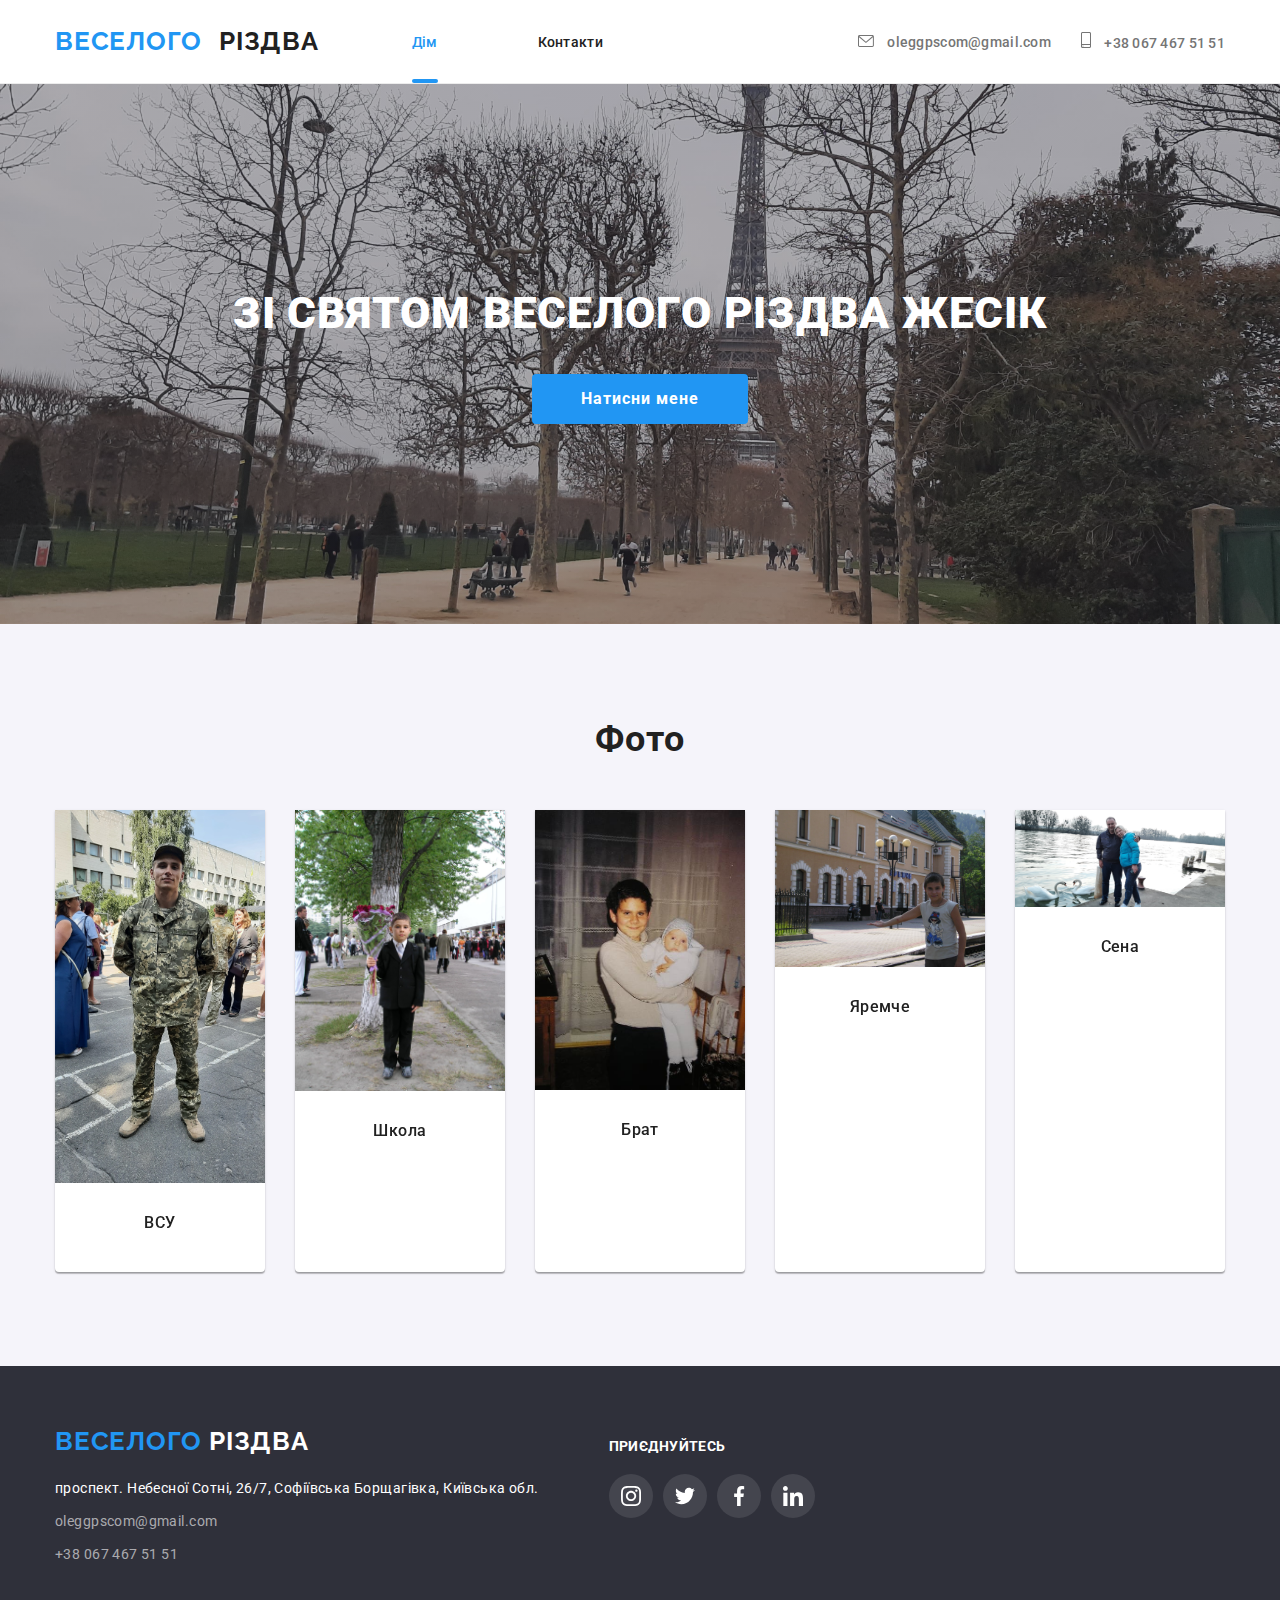
<file: index.html>
<!DOCTYPE html>
<html lang="uk">

<head>
  <meta charset="UTF-8">
  <meta http-equiv="X-UA-Compatible" content="IE=edge">
  <meta name="viewport" content="width=device-width, initial-scale=1.0">
  <title lang="en">ВЕСЕЛОГО РІЗДВА</title>

  <link rel="preconnect" href="https://fonts.googleapis.com">
  <link rel="preconnect" href="https://fonts.gstatic.com" crossorigin>
  <link href="https://fonts.googleapis.com/css2?family=Raleway:wght@700&family=Roboto:wght@400;500;700;900&display=swap"
    rel="stylesheet">

  <link rel="stylesheet" href="https://cdnjs.cloudflare.com/ajax/libs/modern-normalize/1.0.0/modern-normalize.min.css">
  <link rel="stylesheet" href="./css/main.min.css">

</head>

<body>
  <!-- Шапка сторінки -->
  <header class="page-header">
    <div class="container page-header__container menu">

      <a href="./index.html" class="logo" lang="en" data-logo>
        <span>ВЕСЕЛОГО</span><span class="logo--black"> РІЗДВА</span>
      </a>
      <!-- Меню сайту на мобільном -->
      <button class="menu__button" type="button" data-menu-button aria-expanded="false">
        <svg class="icon menu__icon" aria-label="Перемикач мобільного меню">
          <use class="menu__icon--close" href="./img/sprite.svg#close-menu"></use>
          <use class="menu__icon--open" href="./img/sprite.svg#menu"></use>
        </svg>
      </button>

      <div class="menu__container" data-menu>
        <!-- Навігація сайту на мобільном  -->
        <nav class=" menu__site-nav">
          <ul class="site-nav__list">
            <li class="site-nav__item site-nav__item--menu">
              <a href="./index.html" class="site-nav__link site-nav__link--menu site-nav__link--active">
                Дім
              </a>
            </li>
            <!-- <li class="site-nav__item site-nav__item--menu">
                  <a href="./portfolio.html" class="site-nav__link site-nav__link--menu">
                    Портфоліо
                  </a>
                </li> -->
            <li class="site-nav__item site-nav__item--menu">
              <a href="./contacts.html" class="site-nav__link site-nav__link--menu">
                Контакти
              </a>
            </li>
          </ul>
        </nav>
        <!-- Телефон та мейл меню сайту на мобільном -->
        <ul class="menu__mail-tel">
          <li class="mail-tel__item mail-tel__item--menu">
            <a class="mail-tel__link mail-tel__link--menu-mail" href="mailto:oleggpscom@gmail.com">
              oleggpscom@gmail.com
            </a>
          </li>
          <li class="mail-tel__item mail-tel__item--menu">
            <a class="mail-tel__link mail-tel__link--menu-tel" href="tel:+380674675151">
              +38 067 467 51 51
            </a>
          </li>
        </ul>

        <!-- Соцмережа меню сайту на мобільном-->

        <ul class="social__list--menu ">
          <li class="social__item--menu">
            <a class="social__link--menu " lang="en" href="https://www.instagram.com/" aria-label="instagram"
              target="_blank" rel="nofollow noopener noreferrer">
              <span class="social__name">Instagramm</span>
            </a>
          </li>
          <li class="social__item--menu">
            <a class="social__link--menu " lang="en" href="https://twitter.com/" aria-label="twitter" target="_blank"
              rel="nofollow noopener noreferrer">
              <span class="social__name">Twitter</span>
            </a>
          </li>
          <li class=" social__item--menu">
            <a class="social__link--menu " lang="en" href="https://www.facebook.com/" aria-label="facebook"
              target="_blank" rel="nofollow noopener noreferrer">
              <span class="social__name">Facebook</span>
            </a>
          </li>
          <li class="social__item--menu">
            <a class="social__link--menu " lang="en" href="https://www.linkedin.com/" aria-label="linkedin"
              target="_blank" rel="nofollow noopener noreferrer">
              <span class="social__name">LinkedIn</span>
            </a>
          </li>
        </ul>

      </div>


      <!-- Навігація сайту -->
      <nav class="site-nav">
        <ul class="site-nav__list">
          <li class="site-nav__item">
            <a href="./index.html" class="site-nav__link site-nav__link--active">
              Дім
            </a>
          </li>
          <li class="site-nav__item">
            <!-- <a href="./portfolio.html" class="site-nav__link">
                Портфоліо
              </a>-->
          </li>
          <li class="site-nav__item">
            <a href="./contacts.html" class="site-nav__link">
              Контакти
            </a>
          </li>
        </ul>
      </nav>

      <!-- Телефон та мейл -->
      <ul class="mail-tel">
        <li class="mail-tel__item">
          <a class="mail-tel__link" href="mailto:oleggpscom@gmail.com">
            <svg class="icon mail-tel__icon mail-tel__icon--width16">
              <use href="./img/sprite.svg#icon-envelope"></use>
            </svg>
            oleggpscom@gmail.com
          </a>
        </li>
        <li class="mail-tel__item">
          <a class="mail-tel__link" href="tel:+380674675151">
            <svg class="icon mail-tel__icon mail-tel__icon--width10">
              <use href="./img/sprite.svg#icon-smartphone"></use>
            </svg>
            +38 067 467 51 51
          </a>
        </li>
      </ul>

    </div>
  </header>

  <main>

    <!-- Замовлення -->
    <section class="substrate">
      <div class="order container ">
        <h1 class="order__title">
          Зі святом ВЕСЕЛОГО РІЗДВА ЖЕСІК<br>

          <button class="button order__button button--blue" type="button" data-modal-open>Натисни мене</button>
      </div>
    </section>

    <!--Модальне вікно-->
    <div class="backdrop backdrop--is-hidden backdrop--open" data-modal>
      <div class="modal">
        <button class="close" type="button" data-modal-close>
          <svg class="icon close__icon ">
            <use href="./img/sprite.svg#close"></use>
          </svg>
        </button>
        <div class="modal__container">
          <h1 class="modal__title">ВЕСЕЛОГО РІЗДВА ЖЕСІК</h1>

          <!-- <form class="data-form">
              <div class="data-form__field"> 
                <label for="name" class="data-form__label">Ім'я</label>
                <input class="data-form__input" type="text" name="username" id="name" autocomplete="name">
                <svg class="icon data-form__icon" width="18" height="18">
                  <use href="./img/sprite.svg#person"></use>
                </svg>
                
              </div>
              
              <div class="data-form__field">
                <label for="tel" class="data-form__label">Телефон</label>
                <input class="data-form__input" type="tel" name="telephone" id="tel" autocomplete="tel">
                <svg class="icon data-form__icon" width="18" height="18">
                  <use href="./img/sprite.svg#phone"></use>
                </svg>
                               
              </div>

              <div class="data-form__field">
                <label for="email" class="data-form__label">Пошта</label>
                <input class="data-form__input" type="email" name="email" id="email" autocomplete="email">
                <svg class="icon data-form__icon" width="18" height="18">
                  <use href="./img/sprite.svg#email"></use>
                </svg>
                                
              </div>

              <div class="data-form__feedback">
                <label for="feedback" class="data-form__label">Коментар</label>
                <textarea class="data-form__textarea" name="feedback" placeholder="Введіть текст" id="feedback"></textarea>
              </div>
 
              <label for="accept" class="accept">
                  <input class="accept__input visually-hidden" type="checkbox" name="acceptions" id="accept">
                  <svg class="icon accept__icon" width="16" height="15">
                    <use class="accept__icon--uncheck" href="./img/sprite.svg#uncheck"></use>
                    <use class="accept__icon--check" href="./img/sprite.svg#check"></use>                                    
                  </svg>
                  <span class="accept__label">Погоджуюся з розсилкою та приймаю 
                  <a href="" class="accept__label--blue"> Умови договору</a>
                  </span>
              </label> 
                            
              <button class="button data-form__button button--blue" type="submit">Відправити</button>
            </form>-->
        </div>
      </div>

    </div>


    <!-- Переваги -->
    <!--  <section class="benefits section">
        <div class="container ">
          <h2 class="visually-hidden">Наші переваги</h2>
          <ul class="benefits__list">
            <li class="benefits__item benefits__item--antena">
              <h3 class="benefits__title">УВАГА ДО ДЕТАЛЕЙ</h3>
              <p class="benefits__text">
                Ідейні міркування, і навіть початок повсякденної роботи з
                формування позиції.
              </p>
            </li>
            <li class="benefits__item benefits__item--clock">
              <h3 class="benefits__title">ПУНКТУАЛЬНІСТЬ</h3>
              <p class="benefits__text">
                Завдання організації, особливо рамки і місце навчання кадрів тягне
                у себе.
              </p>
            </li>
            <li class="benefits__item benefits__item--diagram">
              <h3 class="benefits__title">ПЛАНУВАННЯ</h3>
              <p class="benefits__text">
                Так само консультація з широким активом значною мірою зумовлює.
              </p>
            </li>
            <li class="benefits__item benefits__item--astronaut">
              <h3 class="benefits__title">СУЧАСНІ ТЕХНОЛОГІЇ</h3>
              <p class="benefits__text">
                Значимість цих проблем настільки очевидна, що реалізація планових
                завдань.
              </p>
            </li>
          </ul>
        
      </div>
    </section>-->

    <!-- Чим ми займаємося -->
    <!-- <section class="wedo section">
        <div class="container">
          <h2 class="wedo__title">Чим ми займаємося</h2>
          <ul class="wedo__list">
            <li class="wedo__item">
              <div class="wedo__img-back">
                <picture>
                  <source 
                  srcset="./img/img01.webp 1x,
                          ./img/img01@2x.webp  2x" 
                  type="image/webp">
                  <img class="wedo__img"
                    src="./img/img01.jpg" 
                    alt="десктопні програми" 
                    width="370"
                    srcset="./img/img01.jpg 1x,
                            ./img/img01@2x.jpg 2x" 
                            >
                </picture>
                <p class="wedo__text-back">
                  Десктопні додатки
                </p>
              </div>
            </li>
            <li class="wedo__item">
              <div class="wedo__img-back">
                <picture>
                  <source 
                  srcset="./img/img02.webp 1x,
                          ./img/img02@2x.webp  2x" 
                  type="image/webp">
                <img class="wedo__img"
                src="./img/img02.jpg" 
                alt="мобільні додатки" 
                width="370"
                srcset="./img/img02.jpg 1x,
                        ./img/img02@2x.jpg 2x"
                        >
                </picture>
                <p class="wedo__text-back">
                  Мобільні додатки
                </p>
              </div>
            </li>
            <li class="wedo__item">
              <div class="wedo__img-back">
                <picture>
                  <source 
                  srcset="./img/img03.webp 1x,
                          ./img/img03@2x.webp  2x" 
                  type="image/webp">
                  <img class="wedo__img"
                  src="./img/img03.jpg" 
                  alt="дизайнерські рішення" 
                  width="370"
                  srcset="./img/img03.jpg 1x,
                          ./img/img03@2x.jpg 2x"
                          >
                </picture>
                <p class="wedo__text-back">
                  Дизайнерські рішення
                </p>
              </div>
            </li>
      
          </ul>
        </div>
      </section> -->



    <!-- Наша команда -->

    <section class="team section">
      <div class="container ">
        <h2 class="team__title">Фото</h2>
        <ul class="team__list">
          <li class="team__item">
            <!-- Фото -->
            <picture>

              <!-- <source srcset="./img/Mobile/cat.webp 450w,
                          ./img/Mobile/img-1@2x.webp 900w" media="(max-width:767px)" sizes=" 100vw" type="image/webp">

              <source srcset="./img/Mobile/cat.jpg 450w,
                          ./img/Mobile/cat.jpg 900w" media="(max-width:767px)" sizes=" 100vw" type="image/jpg">

              <source srcset="./img/tablet/img-1.webp 354w,
                          ./img/tablet/img-1@2x.webp 708w" media="(min-width:768px)" sizes=" 50vw" type="image/webp">

              <source srcset="./img/tablet/img-1.jpg 354W,
                          ./img/tablet/img-1@2x.jpg 708w" media="(min-width:768px)" sizes=" 50vw" type="image/jpg">

              <source srcset="./img/img-1.webp 270w,
                          ./img/img-1@2x.webp  540w" media="(min-width: 1200px)" sizes=" 25vw" type="image/webp">

              <source srcset="./img/img-1.jpg 270w
                          ./img/img-1@2x.jpg 540w" media="(min-width:  1200px)" sizes=" 25vw" type="image/jpg">-->

              <img src="./img/Mobile/FORM.jpg" alt="ВСУ" sizes=" (min-width:1200px) 25vw,
                          (min-width:768px ) 50vw,
                                            100vw ">
            </picture>
            <div class="team__name-position">
              <h3 class="team__name">ВСУ</h3>
              <!-- <p class="team__position" lang="en">Product Designer</p>-->

              <!-- Соцмережа -->
              <div class="social team__social">
                <!--<ul class="social__list social__list--position">
                  <li class="social__item">
                    <a class="social__link " href="https://www.instagram.com/" aria-label="instagram" target="_blank"
                      rel="nofollow noopener noreferrer">
                      <svg class="icon social__icon icon--grey">
                        <use href="./img/sprite.svg#icon-instagram"></use>
                      </svg>
                    </a>
                  </li>
                  <li class="social__item">
                    <a class="social__link " href="https://twitter.com/" aria-label="twitter" target="_blank"
                      rel="nofollow noopener noreferrer">
                      <svg class="icon social__icon icon--grey">
                        <use href="./img/sprite.svg#icon-twitter"></use>
                      </svg>
                    </a>
                  </li>
                  <li class="social__item">
                    <a class="social__link " href="https://www.facebook.com/" aria-label="facebook" target="_blank"
                      rel="nofollow noopener noreferrer">
                      <svg class="icon social__icon icon--grey">
                        <use href="./img/sprite.svg#icon-facebook"></use>
                      </svg>
                    </a>
                  </li>
                  <li class="social__item">
                    <a class="social__link " href="https://www.linkedin.com/" aria-label="linkedin" target="_blank"
                      rel="nofollow noopener noreferrer">
                      <svg class="icon social__icon icon--grey">
                        <use href="./img/sprite.svg#icon-linkedin"></use>
                      </svg>
                    </a>
                  </li>
                </ul>-->
              </div>
            </div>
          </li>

          <li class="team__item">
            <!-- Фото -->
            <picture>
              <!-- <source srcset="./img/Mobile/img-2.webp 450w,
                          ./img/Mobile/img-2@2x.webp 900w" media="(max-width:767px)" sizes=" 100vw" type="image/webp">

              <source srcset="./img/Mobile/img-2.jpg 450w,
                          ./img/Mobile/img-2@2x.jpg 900w" media="(max-width:767px)" sizes=" 100vw" type="image/jpg">

              <source srcset="./img/tablet/img-2.webp 354w,
                          ./img/tablet/img-2@2x.webp 708w" media="(min-width:768px)" sizes=" 50vw" type="image/webp">

              <source srcset="./img/tablet/img-2.jpg 354W,
                          ./img/tablet/img-2@2x.jpg 708w" media="(min-width:768px)" sizes=" 50vw" type="image/jpg">

              <source srcset="./img/img-2.webp 270w,
                          ./img/img-2@2x.webp  540w" media="(min-width: 1200px)" sizes=" 25vw" type="image/webp">

              <source srcset="./img/img-2.jpg 270w
                          ./img/img-2@2x.jpg 540w" media="(min-width:  1200px)" sizes=" 25vw" type="image/jpg">-->

              <img src="./img/Mobile/school.jpg" alt="Школа" sizes=" (min-width:1200px) 25vw,
                        (min-width:768px ) 50vw,
                                          100vw ">
            </picture>
            <div class="team__name-position">
              <h3 class="team__name">Школа</h3>
              <!--<p class="team__position" lang="en">Frontend Developer</p>-->
              <!-- Соцмережа -->
              <div class="social team__social">
                <!--<ul class="social__list social__list--position">
                  <li class="social__item">
                    <a class="social__link " href="https://www.instagram.com/" aria-label="instagram" target="_blank"
                      rel="nofollow noopener noreferrer">
                      <svg class="icon social__icon icon--grey">
                        <use href="./img/sprite.svg#icon-instagram"></use>
                      </svg>
                    </a>
                  </li>
                  <li class="social__item">
                    <a class="social__link " href="https://twitter.com/" aria-label="twitter" target="_blank"
                      rel="nofollow noopener noreferrer">
                      <svg class="icon social__icon icon--grey">
                        <use href="./img/sprite.svg#icon-twitter"></use>
                      </svg>
                    </a>
                  </li>
                  <li class="social__item">
                    <a class="social__link " href="https://www.facebook.com/" aria-label="facebook" target="_blank"
                      rel="nofollow noopener noreferrer">
                      <svg class="icon social__icon icon--grey">
                        <use href="./img/sprite.svg#icon-facebook"></use>
                      </svg>
                    </a>
                  </li>
                  <li class="social__item">
                    <a class="social__link " href="https://www.linkedin.com/" aria-label="linkedin" target="_blank"
                      rel="nofollow noopener noreferrer">
                      <svg class="icon social__icon icon--grey">
                        <use href="./img/sprite.svg#icon-linkedin"></use>
                      </svg>
                    </a>
                  </li>
                </ul>-->
              </div>
            </div>
          </li>

          <li class="team__item">
            <!-- Фото -->
            <picture>
              <!-- <source srcset="./img/Mobile/img-3.webp 450w,
                          ./img/Mobile/img-3@2x.webp 900w" media="(max-width:767px)" sizes=" 100vw" type="image/webp">

              <source srcset="./img/Mobile/img-3.jpg 450w,
                          ./img/Mobile/img-3@2x.jpg 900w" media="(max-width:767px)" sizes=" 100vw" type="image/jpg">

              <source srcset="./img/tablet/img-3.webp 354w,
                          ./img/tablet/img-3@2x.webp 708w" media="(min-width:768px)" sizes=" 50vw" type="image/webp">

              <source srcset="./img/tablet/img-3.jpg 354W,
                          ./img/tablet/img-3@2x.jpg 708w" media="(min-width:768px)" sizes=" 50vw" type="image/jpg">

              <source srcset="./img/img-3.webp 270w,
                          ./img/img-3@2x.webp  540w" media="(min-width: 1200px)" sizes=" 25vw" type="image/webp">

              <source srcset="./img/img-3.jpg 270w
                          ./img/img-3@2x.jpg 540w" media="(min-width:  1200px)" sizes=" 25vw" type="image/jpg">-->

              <img src="./img/Mobile/brother.jpg" alt="Брат" sizes=" (min-width:1200px) 25vw,
                          (min-width:768px ) 50vw,
                                            100vw ">
            </picture>
            <div class="team__name-position">
              <h3 class="team__name">Брат</h3>
              <!--<p class="team__position" lang="en">Marketing</p>-->
              <!-- Соцмережа -->
              <div class="social team__social">
                <!--<ul class="social__list social__list--position">
                  <li class="social__item">
                    <a class="social__link " href="https://www.instagram.com/" aria-label="instagram" target="_blank"
                      rel="nofollow noopener noreferrer">
                      <svg class="icon social__icon icon--grey">
                        <use href="./img/sprite.svg#icon-instagram"></use>
                      </svg>
                    </a>
                  </li>
                  <li class="social__item">
                    <a class="social__link " href="https://twitter.com/" aria-label="twitter" target="_blank"
                      rel="nofollow noopener noreferrer">
                      <svg class="icon social__icon icon--grey">
                        <use href="./img/sprite.svg#icon-twitter"></use>
                      </svg>
                    </a>
                  </li>
                  <li class="social__item">
                    <a class="social__link " href="https://www.facebook.com/" aria-label="facebook" target="_blank"
                      rel="nofollow noopener noreferrer">
                      <svg class="icon social__icon icon--grey">
                        <use href="./img/sprite.svg#icon-facebook"></use>
                      </svg>
                    </a>
                  </li>
                  <li class="social__item">
                    <a class="social__link " href="https://www.linkedin.com/" aria-label="linkedin" target="_blank"
                      rel="nofollow noopener noreferrer">
                      <svg class="icon social__icon icon--grey">
                        <use href="./img/sprite.svg#icon-linkedin"></use>
                      </svg>
                    </a>
                  </li>
                </ul>-->
              </div>
            </div>
          </li>
          <li class="team__item">
            <!-- Фото -->
            <picture>
              <!-- <source srcset="./img/Mobile/.webp 450w,
                          ./img/Mobile/img-4@2x.webp 900w" media="(max-width:767px)" sizes=" 100vw" type="image/webp">

              <source srcset="./img/Mobile/cat.jpg,
                          ./img/Mobile/img-4@2x.jpg 900w" media="(max-width:767px)" sizes=" 100vw" type="image/jpg">

              <source srcset="./img/tablet/img-4.webp 354w,
                          ./img/tablet/img-4@2x.webp 708w" media="(min-width:768px)" sizes=" 50vw" type="image/webp">

              <source srcset="./img/tablet/img-4.jpg 354W,
                          ./img/tablet/img-4@2x.jpg 708w" media="(min-width:768px)" sizes=" 50vw" type="image/jpg">

              <source srcset="./img/img-3.webp 270w,
                          ./img/img-4@2x.webp  540w" media="(min-width: 1200px)" sizes=" 25vw" type="image/webp">

              <source srcset="./img/img-3.jpg 270w
                          ./img/img-4@2x.jpg 540w" media="(min-width:  1200px)" sizes=" 25vw" type="image/jpg">-->

              <img src="./img/Mobile/jaremche.jpg" alt="Яремче" sizes=" (min-width:1200px) 25vw,
                        (min-width:768px ) 50vw,
                                          100vw ">
            </picture>
            <div class="team__name-position">
              <h3 class="team__name">Яремче</h3>
              <!-- <p class="team__position" lang="en">UI Designer</p> -->
              <!-- Соцмережа -->
              <div class="social team__social">
                <!--<ul class="social__list social__list--position">
                  <li class="social__item">
                    <a class="social__link " href="https://www.instagram.com/" aria-label="instagram" target="_blank"
                      rel="nofollow noopener noreferrer">
                      <svg class="icon social__icon icon--grey">
                        <use href="./img/sprite.svg#icon-instagram"></use>
                      </svg>
                    </a>
                  </li>
                  <li class="social__item">
                    <a class="social__link " href="https://twitter.com/" aria-label="twitter" target="_blank"
                      rel="nofollow noopener noreferrer">
                      <svg class="icon social__icon icon--grey">
                        <use href="./img/sprite.svg#icon-twitter"></use>
                      </svg>
                    </a>
                  </li>
                  <li class="social__item">
                    <a class="social__link " href="https://www.facebook.com/" aria-label="facebook" target="_blank"
                      rel="nofollow noopener noreferrer">
                      <svg class="icon social__icon icon--grey">
                        <use href="./img/sprite.svg#icon-facebook"></use>
                      </svg>
                    </a>
                  </li>
                  <li class="social__item">
                    <a class="social__link " href="https://www.linkedin.com/" aria-label="linkedin" target="_blank"
                      rel="nofollow noopener noreferrer">
                      <svg class="icon social__icon icon--grey">
                        <use href="./img/sprite.svg#icon-linkedin"></use>
                      </svg>
                    </a>
                  </li>-->

          <li class="team__item">
            <!-- Фото -->
            <picture>
              <!-- <source srcset="./img/Mobile/.webp 450w,
                           ./img/Mobile/img-4@2x.webp 900w" media="(max-width:767px)" sizes=" 100vw" type="image/webp">
 
               <source srcset="./img/Mobile/cat.jpg,
                           ./img/Mobile/img-4@2x.jpg 900w" media="(max-width:767px)" sizes=" 100vw" type="image/jpg">
 
               <source srcset="./img/tablet/img-4.webp 354w,
                           ./img/tablet/img-4@2x.webp 708w" media="(min-width:768px)" sizes=" 50vw" type="image/webp">
 
               <source srcset="./img/tablet/img-4.jpg 354W,
                           ./img/tablet/img-4@2x.jpg 708w" media="(min-width:768px)" sizes=" 50vw" type="image/jpg">
 
               <source srcset="./img/img-3.webp 270w,
                           ./img/img-4@2x.webp  540w" media="(min-width: 1200px)" sizes=" 25vw" type="image/webp">
 
               <source srcset="./img/img-3.jpg 270w
                           ./img/img-4@2x.jpg 540w" media="(min-width:  1200px)" sizes=" 25vw" type="image/jpg">-->

              <img src="./img/Mobile/erble.jpg" alt="Сена" sizes=" (min-width:1200px) 25vw,
                         (min-width:768px ) 50vw,
                                           100vw ">
            </picture>
            <div class="team__name-position">
              <h3 class="team__name">Сена</h3>
              <!-- <p class="team__position" lang="en">UI Designer</p> -->
              <!-- Соцмережа -->
              <div class="social team__social">
                <!--<ul class="social__list social__list--position">
                   <li class="social__item">
                     <a class="social__link " href="https://www.instagram.com/" aria-label="instagram" target="_blank"
                       rel="nofollow noopener noreferrer">
                       <svg class="icon social__icon icon--grey">
                         <use href="./img/sprite.svg#icon-instagram"></use>
                       </svg>
                     </a>
                   </li>
                   <li class="social__item">
                     <a class="social__link " href="https://twitter.com/" aria-label="twitter" target="_blank"
                       rel="nofollow noopener noreferrer">
                       <svg class="icon social__icon icon--grey">
                         <use href="./img/sprite.svg#icon-twitter"></use>
                       </svg>
                     </a>
                   </li>
                   <li class="social__item">
                     <a class="social__link " href="https://www.facebook.com/" aria-label="facebook" target="_blank"
                       rel="nofollow noopener noreferrer">
                       <svg class="icon social__icon icon--grey">
                         <use href="./img/sprite.svg#icon-facebook"></use>
                       </svg>
                     </a>
                   </li>
                   <li class="social__item">
                     <a class="social__link " href="https://www.linkedin.com/" aria-label="linkedin" target="_blank"
                       rel="nofollow noopener noreferrer">
                       <svg class="icon social__icon icon--grey">
                         <use href="./img/sprite.svg#icon-linkedin"></use>
                       </svg>
                     </a>
                   </li>
                </ul>-->
              </div>
            </div>
          </li>
        </ul>
      </div>
    </section>

    <!-- Постійні клієнти -->

    <!--<section class="clients section">
        <div class="container ">
          <h2 class="clients__title">Постійні клієнти</h2>
          <ul class="clients__list">
            <li class="clients__item">
              <a class="clients__link" href="" >
                <svg class="icon clients__icon">
                  <use href="./img/sprite.svg#icon-Logo1"></use>
                </svg>
              </a>
            </li>
            <li class="clients__item">
              <a class="clients__link" href="">
                <svg class="icon clients__icon">
                  <use href="./img/sprite.svg#icon-Logo-2"></use>
                </svg>
              </a>
            </li>
            <li class="clients__item">
              <a class="clients__link" href="">
                <svg class="icon clients__icon">
                  <use href="./img/sprite.svg#icon-Logo-3"></use>
                </svg>
              </a>
            </li>
            <li class="clients__item">
              <a class="clients__link" href="">
                <svg class="icon clients__icon">
                  <use href="./img/sprite.svg#icon-Logo-4"></use>
                </svg>
              </a>
            </li>
            <li class="clients__item">
              <a class="clients__link" href="">
                <svg class="icon clients__icon">
                  <use href="./img/sprite.svg#icon-Logo-5"></use>
                </svg>
              </a>
            </li>
            <li class="clients__item">
              <a class="clients__link" href="">
                <svg class="icon clients__icon">
                  <use href="./img/sprite.svg#icon-Logo-6"></use>
                </svg>
              </a>
            </li>
          </ul>
        </div>
      </section>
    </main> -->

    <!-- Підвал сторінки -->
    <footer class="page-footer">
      <div class="container page-footer__container">
        <div class="container__logo-address-social">
          <!--Лого -->
          <div class="container__logo-address">
            <a href="./index.html" class="logo" lang="en">
              <span>ВЕСЕЛОГО</span><span class="logo--white"> РІЗДВА</span>
            </a>
            <!--Адреса -->
            <address class="address page-footer__address">
              <ul>
                <li class="address__item">
                  <a class="address__link address__link--white" href="https://goo.gl/maps/cpmxVyqSZ327ofPM8"
                    target="_blank" rel="nofollow noopener noreferrer">
                    проспект. Небесної Сотні, 26/7, Софіївська Борщагівка, Київська обл.
                  </a>
                </li>
                <li class="address__item"><a class="address__link"
                    href="mailto:oleggpscom@gmail.com">oleggpscom@gmail.com</a></li>
                <li class="address__item"><a class="address__link" href="tel:+380674675151">+38 067 467 51 51
            </address>
          </div>

          <!-- Соцмережа -->
          <div class="social page-footer__social">
            <h2 class="social__title">Приєднуйтесь</h2>
            <ul class="social__list social__list--positionStart ">
              <li class="social__item">
                <a class="social__link social__link--grey" href="https://www.instagram.com/" aria-label="instagram"
                  target="_blank" rel="nofollow noopener noreferrer">
                  <svg class="icon social__icon icon--white">
                    <use href="./img/sprite.svg#icon-instagram"></use>
                  </svg>
                </a>
              </li>
              <li class="social__item">
                <a class="social__link social__link--grey" href="https://twitter.com/" aria-label="twitter"
                  target="_blank" rel="nofollow noopener noreferrer">
                  <svg class="icon social__icon icon--white">
                    <use href="./img/sprite.svg#icon-twitter"></use>
                  </svg>
                </a>
              </li>
              <li class="social__item">
                <a class="social__link social__link--grey" href="https://www.facebook.com/" aria-label="facebook"
                  target="_blank" rel="nofollow noopener noreferrer">
                  <svg class="icon social__icon icon--white">
                    <use href="./img/sprite.svg#icon-facebook"></use>
                  </svg>
                </a>
              </li>
              <li class="social__item">
                <a class="social__link social__link--grey" href="https://www.linkedin.com/" aria-label="linkedin"
                  target="_blank" rel="nofollow nofollow noopener noreferrer">
                  <svg class="icon social__icon icon--white">
                    <use href="./img/sprite.svg#icon-linkedin"></use>
                  </svg>
                </a>
              </li>
            </ul>
          </div>
        </div>
        <!--Підписатися на розсилку -->
        <!-- <form class="signup-form page-footer__signup-form" name="signup-form" autocomplete="on" novalidate>
          <label for="signup-form" class="signup-form__label">
            Підпишіться на розсилку
          </label>
          <div class="container__input-button">
            <input id="signup-form" class="signup-form__input" type="email" name="email" placeholder="Email" />-->


        <!--Кнопка -->
        <!--  <button class="button signup-form__button button--blue" type="submit">
              Підписатися
              <svg class="icon button__icon button__icon--white">
                <use href="./img/sprite.svg#send"></use>
              </svg>
            </button>
          </div>

        </form>-->

      </div>
    </footer>
    <script src="./js/page-header.js"></script>
    <script src="./js/menu.js"></script>
    <script src="./js/modal.js"></script>
    <!-- <script type="text/javascript" src="https://cdn.jsdelivr.net/npm/jquery@3.6.0/dist/jquery.min.js"></script>
  <script type="text/javascript" src="https://cdn.jsdelivr.net/npm/slick-carousel@1.8.1/slick/slick.min.js"></script>
  <script type="text/javascript" src="./js/slider-customers.js"></script>-->
</body>

</html>
</file>
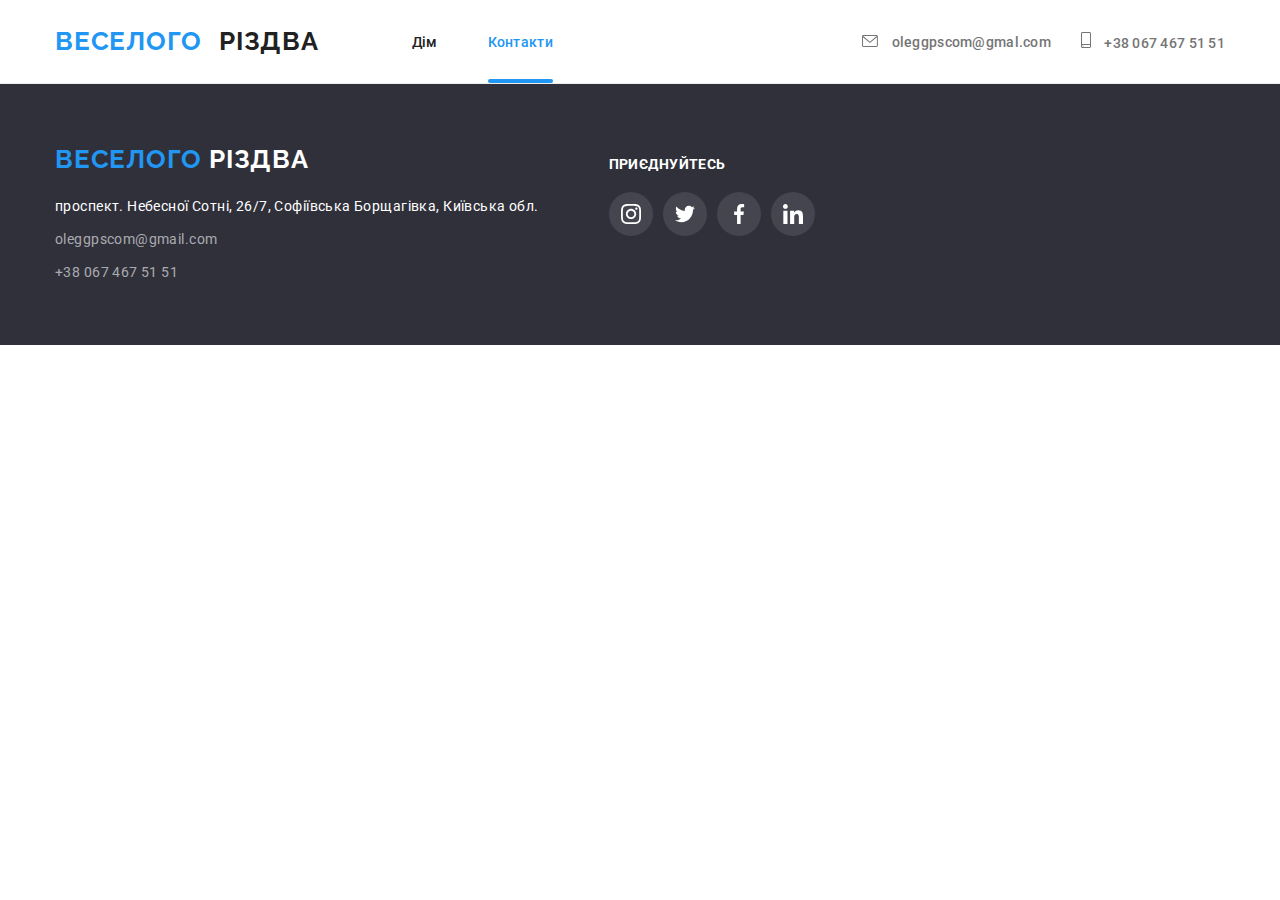
<file: contacts.html>
<!DOCTYPE html>
<html lang="uk">

<head>
    <meta charset="UTF-8">
    <meta http-equiv="X-UA-Compatible" content="IE=edge">
    <meta name="viewport" content="width=device-width, initial-scale=1.0">
    <title lang="en">ВЕСЕЛОГО РІЗДВА</title>

    <link rel="preconnect" href="https://fonts.googleapis.com">
    <link rel="preconnect" href="https://fonts.gstatic.com" crossorigin>
    <link
        href="https://fonts.googleapis.com/css2?family=Raleway:wght@700&family=Roboto:wght@400;500;700;900&display=swap"
        rel="stylesheet">

    <link rel="stylesheet" href="https://cdnjs.cloudflare.com/ajax/libs/modern-normalize/1.0.0/modern-normalize.min.css">
    <link rel="stylesheet" href="./css/main.min.css">

</head>

<body>
    <!-- Шапка сторінки -->
    <header class="page-header ">
        <div class="container page-header__container menu">
    
            <a href="./index.html" class="logo" lang="en" data-logo>
                <span>ВЕСЕЛОГО</span><span class="logo--black"> РІЗДВА</span>
            </a>
            <!-- Меню сайту на мобільном -->
            <button class="menu__button" type="button" data-menu-button aria-expanded="false">
                <svg class="icon menu__icon" aria-label="Перемикач мобільного меню">
                    <use class="menu__icon--close" href="./img/sprite.svg#close-menu"></use>
                    <use class="menu__icon--open" href="./img/sprite.svg#menu"></use>
                </svg>
            </button>
    
            <div class="menu__container" data-menu>
                <!-- Навігація сайту на мобільном  -->
                <nav class=" menu__site-nav">
                    <ul class="site-nav__list">
                        <li class="site-nav__item site-nav__item--menu">
                            <a href="./index.html" class="site-nav__link site-nav__link--menu ">
                                Дім
                            </a>
                        </li>
                       <!-- <li class="site-nav__item site-nav__item--menu">
                            <a href="./portfolio.html" class="site-nav__link site-nav__link--menu">
                                Портфоліо
                            </a>
                        </li> -->
                        <li class="site-nav__item site-nav__item--menu">
                            <a href="./contacts.html" class="site-nav__link site-nav__link--menu site-nav__link--active">
                                Контакт
                            </a>
                        </li>
                    </ul>
                </nav>
                <!-- Телефон та мейл меню сайту на мобільном -->
                <ul class="menu__mail-tel">
                    <li class="mail-tel__item mail-tel__item--menu">
                        <a class="mail-tel__link mail-tel__link--menu-mail" href="mailto:oleggpscom@gmal.com">
                        oleggpscom@gmal.com
                        </a>
                    </li>
                    <li class="mail-tel__item mail-tel__item--menu">
                        <a class="mail-tel__link mail-tel__link--menu-tel" href="tel:+380674675151">
                            +38 067 467 51 51
                        </a>
                    </li>
                </ul>
    
                <!-- Соцмережа меню сайту на мобільном-->
    
                <ul class="social__list--menu ">
                    <li class="social__item--menu">
                        <a class="social__link--menu " lang="en" href="https://www.instagram.com/" aria-label="instagram"
                            target="_blank" rel="noopener noreferrer">
                            <span class="social__name">Instagramm</span>
                        </a>
                    </li>
                    <li class="social__item--menu">
                        <a class="social__link--menu " lang="en" href="https://twitter.com/" aria-label="twitter"
                            target="_blank" rel="noopener noreferrer">
                            <span class="social__name">Twitter</span>
                        </a>
                    </li>
                    <li class=" social__item--menu">
                        <a class="social__link--menu " lang="en" href="https://www.facebook.com/" aria-label="facebook"
                            target="_blank" rel="noopener noreferrer">
                            <span class="social__name">Facebook</span>
                        </a>
                    </li>
                    <li class="social__item--menu">
                        <a class="social__link--menu " lang="en" href="https://www.linkedin.com/" aria-label="linkedin"
                            target="_blank" rel="noopener noreferrer">
                            <span class="social__name">LinkedIn</span>
                        </a>
                    </li>
                </ul>
    
            </div>
    
    
            <!-- Навігація сайту -->
            <nav class="site-nav">
                <ul class="site-nav__list">
                    <li class="site-nav__item">
                        <a href="./index.html" class="site-nav__link ">
                            Дім
                        </a>
                    </li>
                   <!-- <li class="site-nav__item">
                        <a href="./portfolio.html" class="site-nav__link">
                            Портфоліо
                        </a>
                    </li>-->
                    <li class="site-nav__item">
                        <a href="./contacts.html" class="site-nav__link site-nav__link--active">
                            Контакти
                        </a>
                    </li>
                </ul>
            </nav>
    
            <!-- Телефон та мейл -->
            <ul class="mail-tel">
                <li class="mail-tel__item">
                    <a class="mail-tel__link" href="mailto:oleggpscom@gmal.com">
                        <svg class="icon mail-tel__icon mail-tel__icon--width16">
                            <use href="./img/sprite.svg#icon-envelope"></use>
                        </svg>
                        oleggpscom@gmal.com
                    </a>
                </li>
                <li class="mail-tel__item">
                    <a class="mail-tel__link" href="tel:+380574670923">
                        <svg class="icon mail-tel__icon mail-tel__icon--width10">
                            <use href="./img/sprite.svg#icon-smartphone"></use>
                        </svg>
                        +38 067 467 51 51
                    </a>
                </li>
            </ul>
    
        </div>
    </header>

    <main>


    </main>

    
    <!-- Підвал сторінки -->
    <footer class="page-footer">
        <div class="container page-footer__container">
            <div class="container__logo-address-social">
                <!--Лого -->
                <div class="container__logo-address">
                    <a href="./index.html" class="logo" lang="en">
                        <span>ВЕСЕЛОГО</span><span class="logo--white"> РІЗДВА</span>
                    </a>
                    <!--Адреса -->
                    <address class="address page-footer__address">
                        <ul>
                            <li class="address__item">
                                <a class="address__link address__link--white"
                                    href="https://goo.gl/maps/cpmxVyqSZ327ofPM8"
                                    target="_blank" rel="noopener noreferrer">
                                    проспект. Небесної Сотні, 26/7,  Софіївська Борщагівка, Київська обл.
                            </li>
                            <li class="address__item"><a class="address__link"
                                    href="mailto:oleggpscom@gmail.com">oleggpscom@gmail.com</a></li>
                            <li class="address__item"><a class="address__link" href="tel:+380674675151">+38 067 467 51
                                    51</a></li>
                        </ul>
                    </address>
                </div>
    
                <!-- Соцмережа -->
                <div class="social page-footer__social">
                    <h2 class="social__title">Приєднуйтесь</h2>
                    <ul class="social__list social__list--positionStart ">
                        <li class="social__item">
                            <a class="social__link social__link--grey" href="https://www.instagram.com/"
                                aria-label="instagram" target="_blank" rel="noopener noreferrer">
                                <svg class="icon social__icon icon--white">
                                    <use href="./img/sprite.svg#icon-instagram"></use>
                                </svg>
                            </a>
                        </li>
                        <li class="social__item">
                            <a class="social__link social__link--grey" href="https://twitter.com/" aria-label="twitter"
                                target="_blank" rel="noopener noreferrer">
                                <svg class="icon social__icon icon--white">
                                    <use href="./img/sprite.svg#icon-twitter"></use>
                                </svg>
                            </a>
                        </li>
                        <li class="social__item">
                            <a class="social__link social__link--grey" href="https://www.facebook.com/"
                                aria-label="facebook" target="_blank" rel="noopener noreferrer">
                                <svg class="icon social__icon icon--white">
                                    <use href="./img/sprite.svg#icon-facebook"></use>
                                </svg>
                            </a>
                        </li>
                        <li class="social__item">
                            <a class="social__link social__link--grey" href="https://www.linkedin.com/"
                                aria-label="linkedin" target="_blank" rel="noopener noreferrer">
                                <svg class="icon social__icon icon--white">
                                    <use href="./img/sprite.svg#icon-linkedin"></use>
                                </svg>
                            </a>
                        </li>
                    </ul>
                </div>
            </div>
            <!--Підписатися на розсилку -->
           <!-- <form class="signup-form page-footer__signup-form" name="signup-form" autocomplete="on" novalidate>
                <label for="signup-form" class="signup-form__label">
                    Підпишіться на розсилку
                </label>
                <div class="container__input-button">
                    <input id="signup-form" class="signup-form__input" type="email" name="email" placeholder="Email" />
    
    
                    <!--Кнопка -->
                   <!-- <button class="button signup-form__button button--blue" type="submit">
                        Підписатися
                        <svg class="icon button__icon button__icon--white">
                            <use href="./img/sprite.svg#send"></use>
                        </svg>
                    </button>
                </div>
    
            </form>-->
    
        </div>
    </footer>
<script src="./js/page-header.js"></script>
<script src="./js/menu.js"></script>
</body>

</html>
</file>
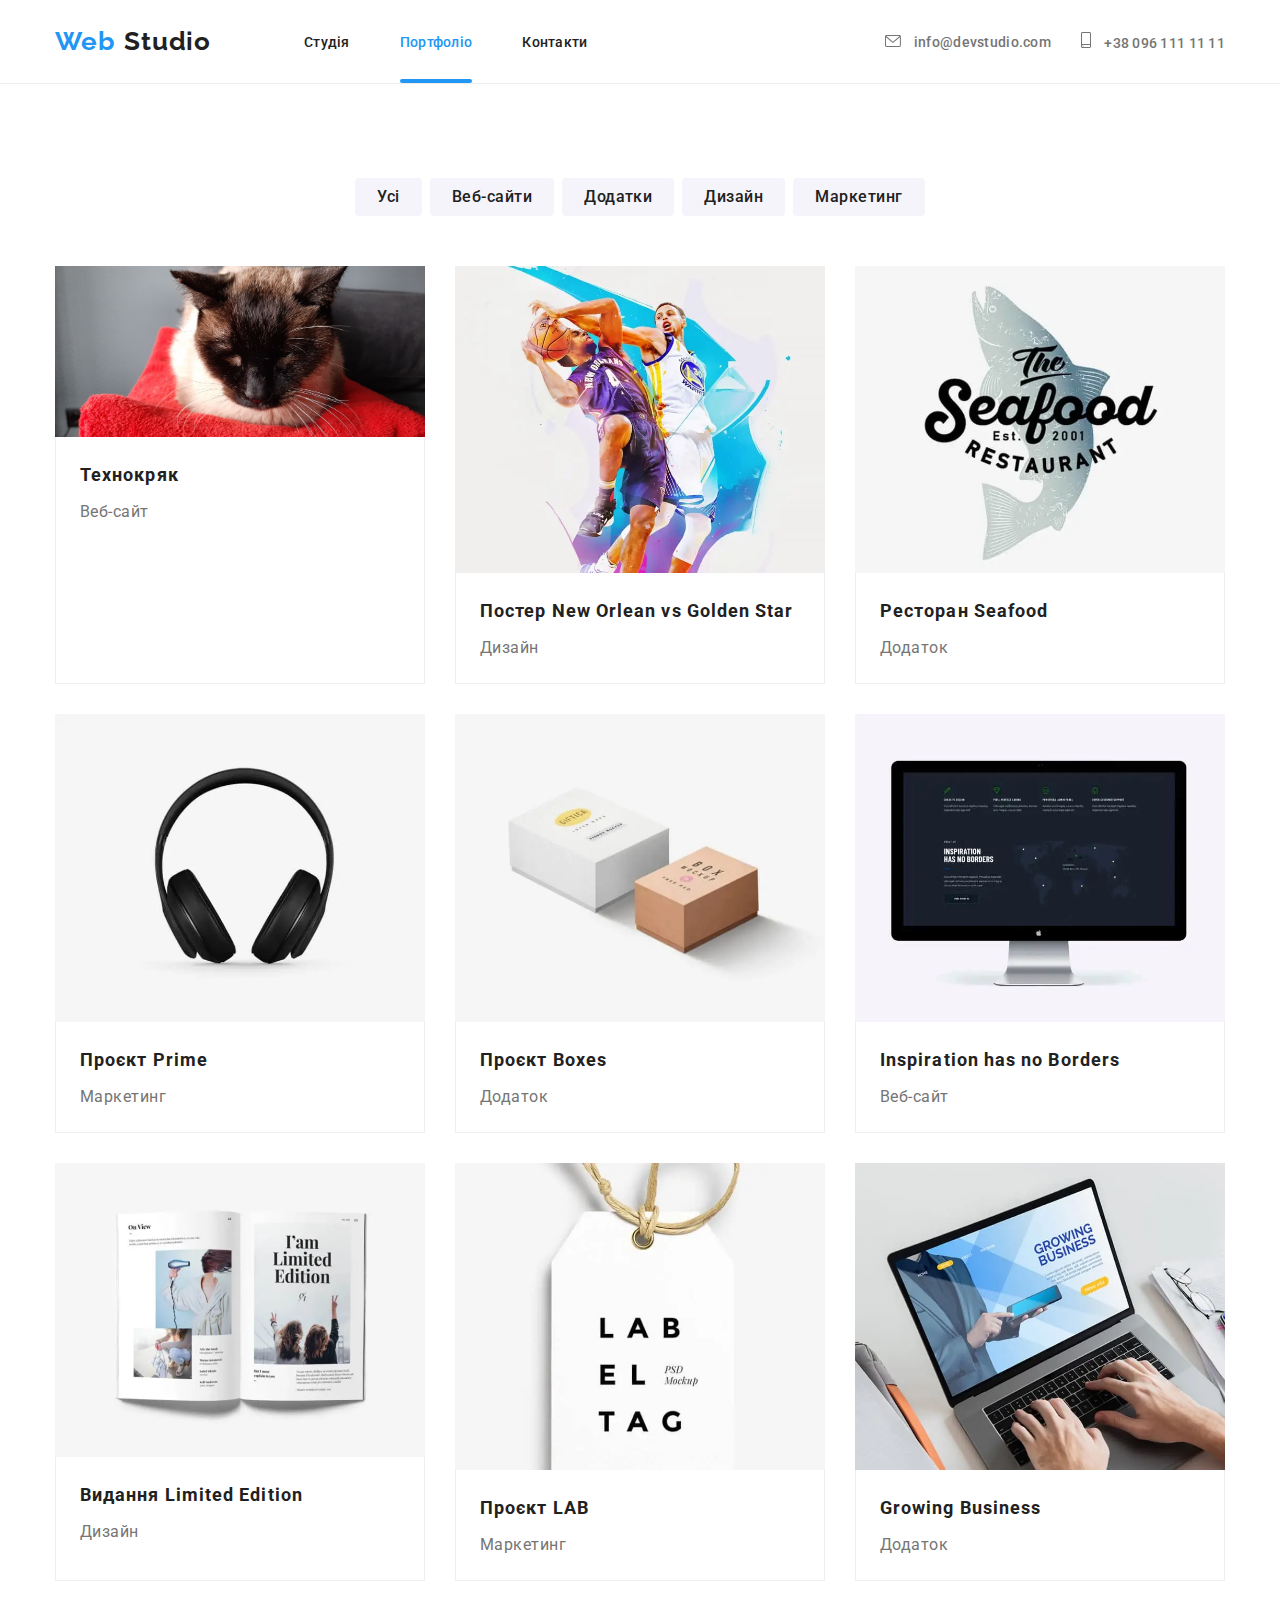
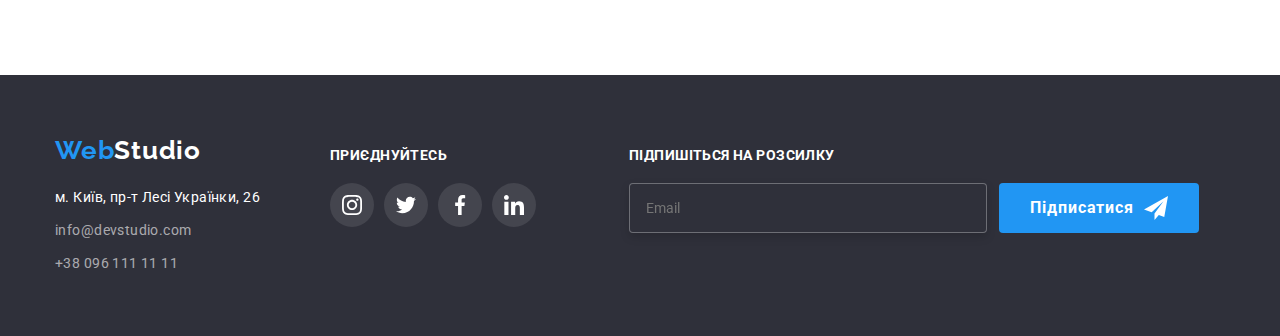
<file: portfolio.html>
<!DOCTYPE html>
<html lang="uk">
  <head>
    <meta charset="UTF-8" >
    <meta http-equiv="X-UA-Compatible" content="IE=edge" >
    <meta name="viewport" content="width=device-width, initial-scale=1.0" >
    <title lang="en">WebStudio</title>

    <link rel="preconnect" href="https://fonts.googleapis.com" >
    <link rel="preconnect" href="https://fonts.gstatic.com" crossorigin >
    <link
      href="https://fonts.googleapis.com/css2?family=Raleway:wght@700&family=Roboto:wght@400;500;700;900&display=swap"
      rel="stylesheet"  >

    <link rel="stylesheet" href="https://cdnjs.cloudflare.com/ajax/libs/modern-normalize/1.0.0/modern-normalize.min.css">
    <link rel="stylesheet" href="./css/main.min.css">
  </head>

  <body>
    <!-- Шапка сторінки -->
    <header class="page-header ">
      <div class="container page-header__container menu">
    
        <a href="./index.html" class="logo" lang="en" data-logo>
          <span>Web</span><span class="logo--black">Studio</span>
        </a>
        <!-- Меню сайту на мобільном -->
        <button class="menu__button" type="button" data-menu-button aria-expanded="false">
          <svg class="icon menu__icon" aria-label="Перемикач мобільного меню">
            <use class="menu__icon--close" href="./img/sprite.svg#close-menu"></use>
            <use class="menu__icon--open" href="./img/sprite.svg#menu"></use>
          </svg>
        </button>
    
        <div class="menu__container" data-menu>
          <!-- Навігація сайту на мобільном  -->
          <nav class=" menu__site-nav">
            <ul class="site-nav__list">
              <li class="site-nav__item site-nav__item--menu">
                <a href="./index.html" class="site-nav__link site-nav__link--menu ">
                  Студія
                </a>
              </li>
              <li class="site-nav__item site-nav__item--menu">
                <a href="./portfolio.html" class="site-nav__link site-nav__link--menu site-nav__link--active">
                  Портфоліо
                </a>
              </li>
              <li class="site-nav__item site-nav__item--menu">
                <a href="./contacts.html" class="site-nav__link site-nav__link--menu">
                  Контакти
                </a>
              </li>
            </ul>
          </nav>
          <!-- Телефон та мейл меню сайту на мобільном -->
          <ul class="menu__mail-tel">
            <li class="mail-tel__item mail-tel__item--menu">
              <a class="mail-tel__link mail-tel__link--menu-mail" href="mailto:summer1988@gmail.com">
                summer1988@gmail.com
              </a>
            </li>
            <li class="mail-tel__item mail-tel__item--menu">
              <a class="mail-tel__link mail-tel__link--menu-tel" href="tel:+380674670923">
                +38 067 467 09 23
              </a>
            </li>
          </ul>
    
          <!-- Соцмережа меню сайту на мобільном-->
    
          <ul class="social__list--menu ">
            <li class="social__item--menu">
              <a class="social__link--menu " lang="en" href="https://www.instagram.com/" aria-label="instagram"
                target="_blank" rel="noopener noreferrer">
                <span class="social__name">Instagramm</span>
              </a>
            </li>
            <li class="social__item--menu">
              <a class="social__link--menu " lang="en" href="https://twitter.com/" aria-label="twitter" target="_blank"
                rel="noopener noreferrer">
                <span class="social__name">Twitter</span>
              </a>
            </li>
            <li class=" social__item--menu">
              <a class="social__link--menu " lang="en" href="https://www.facebook.com/" aria-label="facebook"
                target="_blank" rel="noopener noreferrer">
                <span class="social__name">Facebook</span>
              </a>
            </li>
            <li class="social__item--menu">
              <a class="social__link--menu " lang="en" href="https://www.linkedin.com/" aria-label="linkedin"
                target="_blank" rel="noopener noreferrer">
                <span class="social__name">LinkedIn</span>
              </a>
            </li>
          </ul>
    
        </div>
    
    
        <!-- Навігація сайту -->
        <nav class="site-nav">
          <ul class="site-nav__list">
            <li class="site-nav__item">
              <a href="./index.html" class="site-nav__link ">
                Студія
              </a>
            </li>
            <li class="site-nav__item">
              <a href="./portfolio.html" class="site-nav__link site-nav__link--active">
                Портфоліо
              </a>
            </li>
            <li class="site-nav__item">
              <a href="./contacts.html" class="site-nav__link ">
                Контакти
              </a>
            </li>
          </ul>
        </nav>
    
        <!-- Телефон та мейл -->
        <ul class="mail-tel">
          <li class="mail-tel__item">
            <a class="mail-tel__link" href="mailto:info@devstudio.com">
              <svg class="icon mail-tel__icon mail-tel__icon--width16">
                <use href="./img/sprite.svg#icon-envelope"></use>
              </svg>
              info@devstudio.com
            </a>
          </li>
          <li class="mail-tel__item">
            <a class="mail-tel__link" href="tel:+380961111111">
              <svg class="icon mail-tel__icon mail-tel__icon--width10">
                <use href="./img/sprite.svg#icon-smartphone"></use>
              </svg>
              +38 096 111 11 11
            </a>
          </li>
        </ul>
    
      </div>
    </header>

    <main>
      <!-- Портфоліо-->
      
      <section class="section">
        <div class="container">
          <ul class="portfolio-choice">
            <li class="portfolio-choice__item"><button class="portfolio-choice__button" type="button">Усі</button></li>
            <li class="portfolio-choice__item"><button class="portfolio-choice__button" type="button">Веб-сайти</button></li>
            <li class="portfolio-choice__item"><button class="portfolio-choice__button" type="button">Додатки</button></li>
            <li class="portfolio-choice__item"><button class="portfolio-choice__button" type="button">Дизайн</button></li>
            <li class="portfolio-choice__item"><button class="portfolio-choice__button" type="button">Маркетинг</button></li>
          </ul>
        
          <ul class="portfolio">
            <li class="portfolio__item">
              <a class="portfolio__link" href="">
                <div class="portfolio__thumb">

<!--
                  <picture>
                    <source srcset="" media="" sizes="" type="" />
                    <source srcset="" media="" sizes="" type="" />
                    <img src="" alt="" />
                  </picture>

                  sizes=" (min-width:1200px) 33vw,
                  (min-width:768px ) 50vw,
                  100vw "/> -->

                  <picture>
                    <!--<source 
                    srcset="./img/Mobile/technokrak.webp 450w,
                            ./img/Mobile/technokrak@2x.webp 900w" 
                    media="(max-width:767px)" 
                    sizes=" 100vw"
                    type="image/webp" >

                    <source 
                    srcset="./img/Mobile/technokrak.jpg 450w,
                            ./img/Mobile/technokrak@2x.jpg 900w" 
                    media="(max-width:767px)" 
                    sizes=" 100vw" 
                    type="image/jpg" >

                    <source 
                    srcset="./img/tablet/technokrak.webp 354w,
                            ./img/tablet/technokrak@2x.webp 708w" 
                    media="(min-width:768px)" 
                    sizes=" 50vw"
                    type="image/webp" >

                    <source 
                    srcset="./img/tablet/technokrak.jpg 354w,
                            ./img/tablet/technokrak@2x.jpg 708w" 
                    media="(min-width:768px)" 
                    sizes=" 50vw"
                    type="image/jpg">

                   <source 
                    srcset="./img/technokrak.webp 370w,
                            ./img/technokrak@2x.webp  740w" 
                    media="(min-width: 1200px)"
                    sizes=" 33vw"                        
                    type="image/webp">

                    <source
                    srcset="./img/technokrak.jpg 370w,
                            ./img/technokrak@2x.jpg 740w"
                    media="(min-width:  1200px)"
                    sizes=" 33vw"
                    type="image/jpg">-->

                    <img src="./img//Mobile/cat.jpg" 
                    alt="Технокряк"
                    sizes=" (min-width:1200px) 33vw,
                            (min-width:768px ) 50vw,
                                              100vw "
                    >
                                        
                  </picture> 
                  <div class="portfolio__wrapper">
                    <p class="portfolio__text-back"> Ресурс пропонує комплексні пропозиції з різним рівнем функціоналу та сервісів. Все це дозволить відвідувачу отримати
                        вичерпні відомості про компанію чи приватну особу.
                    </p>
                  </div>
                </div>
                <div class="portfolio__title-text">
                  <h2 class="portfolio__title">Технокряк</h2>
                  <p class="portfolio__text">Веб-сайт</p>
                </div>
              </a>
            </li>
            <li class="portfolio__item">
              <a class="portfolio__link" href="">
                <div class="portfolio__thumb">
                 
                  <picture>
                    <source 
                      srcset="./img/Mobile/poster-no.webp 450w,
                              ./img/Mobile/poster-no@2x.webp 900w" 
                      media="(max-width:767px)" 
                      sizes=" 100vw"
                      type="image/webp">
                    
                    <source 
                      srcset="./img/Mobile/poster-no.jpg 450w,
                              ./img/Mobile/poster-no@2x.jpg 900w" 
                      media="(max-width:767px)" 
                      sizes=" 100vw"
                      type="image/jpg">
                    
                    <source 
                      srcset="./img/tablet/poster-no.webp 354w,
                              ./img/tablet/poster-no@2x.webp 708w" 
                      media="(min-width:768px)" 
                      sizes=" 50vw"
                      type="image/webp">
                    
                    <source 
                      srcset="./img/tablet/poster-no.jpg,
                              ./img/tablet/poster-no@2x.jpg 708w" 
                      media="(min-width:768px)" 
                      sizes=" 50vw"
                      type="image/jpg">
                    
                    <source 
                      srcset="./img/poster-no.webp 370w,
                              ./img/poster-no@2x.webp  740w" 
                      media="(min-width: 1200px)" 
                      sizes=" 33vw"
                      type="image/webp">
                    
                    <source 
                      srcset="./img/poster-no.jpg 370w
                              ./img/poster-no@2x.jpg 740w" 
                      media="(min-width:  1200px)" 
                      sizes=" 33vw" 
                      type="image/jpg">

                    <img 
                    src="./img/poster-no.jpg" 
                    alt="Постер" 
                    sizes=" (min-width:1200px) 33vw,
                            (min-width:768px ) 50vw,
                                              100vw "
                        >


                  </picture>
                  <div class="portfolio__wrapper">
                    <p class="portfolio__text-back"> Ресурс пропонує комплексні пропозиції з різним рівнем функціоналу та сервісів. Все це
                      дозволить відвідувачу отримати
                      вичерпні відомості про компанію чи приватну особу.
                    </p>
                  </div>
                </div>
                <div class="portfolio__title-text">
                  <h2 class="portfolio__title"> Постер <span lang="en">New Orlean vs Golden Star</span> </h2>
                  <p class="portfolio__text">Дизайн</p>
                </div>
              </a>
            </li>
            
            <li class="portfolio__item">
              <a class="portfolio__link" href="">
                <div class="portfolio__thumb">
                  <picture>
                    <source srcset="./img/Mobile/restaurant-seafood.webp 450w,
                                                ./img/Mobile/restaurant-seafood@2x.webp 900w" media="(max-width:767px)" sizes=" 100vw"
                      type="image/webp">
                    
                    <source srcset="./img/Mobile/restaurant-seafood.jpg 450w,
                                                ./img/Mobile/restaurant-seafood@2x.jpg 900w" media="(max-width:767px)" sizes=" 100vw"
                      type="image/jpg">
                    
                    <source srcset="./img/tablet/restaurant-seafood.webp 354w,
                                                ./img/tablet/restaurant-seafood@2x.webp 708w" media="(min-width:768px)" sizes=" 50vw"
                      type="image/webp">
                    
                    <source srcset="./img/tablet/restaurant-seafood.jpg 354w,
                                                ./img/tablet/restaurant-seafood@2x.jpg 708w" media="(min-width:768px)" sizes=" 50vw"
                      type="image/jpg">
                    
                    <source srcset="./img/restaurant-seafood.webp 370w,
                                                ./img/restaurant-seafood@2x.webp  740w" media="(min-width: 1200px)" sizes=" 33vw"
                      type="image/webp">
                    
                    <source srcset="./img/restaurant-seafood.jpg 370w,
                                                ./img/restaurant-seafood@2x.jpg 740w" media="(min-width:  1200px)" sizes=" 33vw" type="image/jpg">
                    <img 
                    src="./img/restaurant-seafood.jpg" 
                    alt="Ресторан "
                    sizes=" (min-width:1200px) 33vw,
                            (min-width:768px ) 50vw,
                                              100vw "  
                          >
                  </picture>
                  <div class="portfolio__wrapper">
                    <p class="portfolio__text-back"> Ресурс пропонує комплексні пропозиції з різним рівнем функціоналу та сервісів. Все це
                      дозволить відвідувачу отримати
                      вичерпні відомості про компанію чи приватну особу.
                    </p>
                  </div>
                </div>

                <div class="portfolio__title-text">
                  <h2 class="portfolio__title">Ресторан <span lang="en">Seafood</span></h2>
                  <p class="portfolio__text">Додаток</p>
                </div>
              </a>
            </li>
            <li class="portfolio__item">
              <a class="portfolio__link" href="">
                <div class="portfolio__thumb">
                  <picture>
                    <source srcset="./img/Mobile/prime.webp 450w,
                                                ./img/Mobile/prime@2x.webp 900w" media="(max-width:767px)" sizes=" 100vw"
                      type="image/webp">
                    
                    <source srcset="./img/Mobile/prime.jpg 450w,
                                                ./img/Mobile/prime@2x.jpg 900w" media="(max-width:767px)" sizes=" 100vw"
                      type="image/jpg">
                    
                    <source srcset="./img/tablet/prime.webp 354w,
                                                ./img/tablet/prime@2x.webp 708w" media="(min-width:768px)" sizes=" 50vw"
                      type="image/webp">
                    
                    <source srcset="./img/tablet/prime.jpg 354w,
                                                ./img/tablet/prime@2x.jpg 708w" media="(min-width:768px)" sizes=" 50vw"
                      type="image/jpg">
                    
                    <source srcset="./img/prime.webp 370w,
                                                ./img/prime@2x.webp  740w" media="(min-width: 1200px)" sizes=" 33vw"
                      type="image/webp">
                    
                    <source srcset="./img/prime.jpg 370w,
                                                ./img/prime@2x.jpg 740w" media="(min-width:  1200px)" sizes=" 33vw" type="image/jpg">
                    <img 
                    src="./img/prime.jpg" 
                    alt="Проєкт перший"
                 
                    sizes=" (min-width:1200px) 33vw,
                            (min-width:768px ) 50vw,
                                              100vw "
                            >
                  </picture>
                        
                  <div class="portfolio__wrapper">
                    <p class="portfolio__text-back"> Ресурс пропонує комплексні пропозиції з різним рівнем функціоналу та сервісів. Все це
                      дозволить відвідувачу отримати
                      вичерпні відомості про компанію чи приватну особу.
                    </p>
                  </div>
                </div>

                <div class="portfolio__title-text">
                  <h2 class="portfolio__title">Проєкт <span lang="en">Prime</span></h2>
                  <p class="portfolio__text">Маркетинг</p>
                </div>
              </a>
            </li>
            <li class="portfolio__item">
              <a class="portfolio__link" href="">
                <div class="portfolio__thumb">
                  <picture>
                    <source srcset="./img/Mobile/boxes.webp 450w,
                                                ./img/Mobile/boxes@2x.webp 900w" media="(max-width:767px)" sizes=" 100vw"
                      type="image/webp">
                    
                    <source srcset="./img/Mobile/boxes.jpg 450w,
                                                ./img/Mobile/boxes@2x.jpg 900w" media="(max-width:767px)" sizes=" 100vw"
                      type="image/jpg">
                    
                    <source srcset="./img/tablet/boxes.webp 354w,
                                                ./img/tablet/boxes@2x.webp 708w" media="(min-width:768px)" sizes=" 50vw"
                      type="image/webp">
                    
                    <source srcset="./img/tablet/boxes.jpg 354w,
                                                ./img/tablet/boxes@2x.jpg 708w" media="(min-width:768px)" sizes=" 50vw"
                      type="image/jpg">
                    
                    <source srcset="./img/boxes.webp 370w,
                                                ./img/boxes@2x.webp  740w" media="(min-width: 1200px)" sizes=" 33vw"
                      type="image/webp">
                    
                    <source srcset="./img/boxes.jpg 370w,
                                                ./img/boxes@2x.jpg 740w" media="(min-width:  1200px)" sizes=" 33vw" type="image/jpg">
                    <img 
                    src="./img/boxes.jpg" 
                    alt="Проєкт коробки" 
        
                    sizes=" (min-width:1200px) 33vw,
                            (min-width:768px ) 50vw,
                                              100vw ">
                          
                  </picture>
                  <div class="portfolio__wrapper">
                    <p class="portfolio__text-back"> Ресурс пропонує комплексні пропозиції з різним рівнем функціоналу та сервісів. Все це
                      дозволить відвідувачу отримати
                      вичерпні відомості про компанію чи приватну особу.
                    </p>
                  </div>
                </div>

                <div class="portfolio__title-text">
                  <h2 class="portfolio__title">Проєкт <span lang="en"> Boxes</span></h2>
                  <p class="portfolio__text">Додаток</p>
                </div>
              </a>
            </li>
            <li class="portfolio__item">
              <a class="portfolio__link" href="">
                <div class="portfolio__thumb">
                  <picture>
                    <source srcset="./img/Mobile/inspiration.webp 450w,
                                                ./img/Mobile/inspiration@2x.webp 900w" media="(max-width:767px)" sizes=" 100vw"
                      type="image/webp">
                    
                    <source srcset="./img/Mobile/inspiration.jpg 450w,
                                                ./img/Mobile/inspiration@2x.jpg 900w" media="(max-width:767px)" sizes=" 100vw"
                      type="image/jpg">
                    
                    <source srcset="./img/tablet/inspiration.webp 354w,
                                                ./img/tablet/inspiration@2x.webp 708w" media="(min-width:768px)" sizes=" 50vw"
                      type="image/webp">
                    
                    <source srcset="./img/tablet/inspiration.jpg 354w,
                                                ./img/tablet/inspiration@2x.jpg 708w" media="(min-width:768px)" sizes=" 50vw"
                      type="image/jpg">
                    
                    <source srcset="./img/inspiration.webp 370w,
                                                ./img/inspiration@2x.webp  740w" media="(min-width: 1200px)" sizes=" 33vw"
                      type="image/webp">
                    
                    <source srcset="./img/inspiration.jpg 370w,
                                                ./img/inspiration@2x.jpg 740w" media="(min-width:  1200px)" sizes=" 33vw" type="image/jpg">
                    <img 
                    src="./img/inspiration.jpg" 
                    alt="Вдохновение" 
                   
                    sizes=" (min-width:1200px) 33vw,
                            (min-width:768px ) 50vw,
                                              100vw "
                            >
                  </picture>
                  <div class="portfolio__wrapper">
                    <p class="portfolio__text-back"> Ресурс пропонує комплексні пропозиції з різним рівнем функціоналу та сервісів. Все це
                      дозволить відвідувачу отримати
                      вичерпні відомості про компанію чи приватну особу.
                    </p>
                  </div>
                </div>

                <div class="portfolio__title-text">
                  <h2 class="portfolio__title" lang="en">Inspiration has no Borders</h2>
                  <p class="portfolio__text">Веб-сайт</p>
                </div>
              </a>
            </li>
            <li class="portfolio__item">
              <a class="portfolio__link" href="">
                <div class="portfolio__thumb">
                  <picture>                        
                    <source 
                      srcset="./img/edition.webp 370w,
                              ./img/edition@2x.webp  740w" 
                      media="(min-width: 1200px)" 
                      sizes=" 33vw" 
                      type="image/webp">
                        
                    <source 
                      srcset="./img/edition.jpg 370w,
                              ./img/edition@2x.jpg 740w" 
                      media="(min-width:  1200px)" 
                      sizes=" 33vw" 
                      type="image/jpg">
                    
                    <source 
                      srcset="./img/tablet/edition.webp 354w,
                              ./img/tablet/edition@2x.webp 708w" 
                      media="(min-width:768px)" 
                      sizes=" 50vw"
                      type="image/webp">
                    
                    <source 
                      srcset="./img/tablet/edition.jpg 354w,
                              ./img/tablet/edition@2x.jpg 708w" 
                      media="(min-width:768px)" 
                      sizes=" 50vw"
                      type="image/jpg">
               
                    <source 
                      srcset="./img/Mobile/edition.webp 450w,
                              ./img/Mobile/edition@2x.webp 900w" 
                      media="(max-width:767px)" 
                      sizes=" 100vw"
                      type="image/webp">
                    
                    <source 
                      srcset="./img/Mobile/edition.jpg 450w,
                              ./img/Mobile/edition@2x.jpg 900w" 
                      media="(max-width:767px)" 
                      sizes=" 100vw"
                      type="image/jpg">
                    <img 
                      src="./img/edition.jpg" 
                      alt="Видання" 
                      
                      sizes=" (min-width:1200px) 33vw,
                              (min-width:768px ) 50vw,
                                                100vw "
                              >
                  </picture>
                  <div class="portfolio__wrapper">
                    <p class="portfolio__text-back"> Ресурс пропонує комплексні пропозиції з різним рівнем функціоналу та сервісів. Все це
                      дозволить відвідувачу отримати
                      вичерпні відомості про компанію чи приватну особу.
                    </p>
                  </div>
                </div>

                <div class="portfolio__title-text">
                  <h2 class="portfolio__title">Видання <span lang="en">Limited Edition</span> </h2>
                  <p class="portfolio__text">Дизайн</p>
                </div>
              </a>
            </li>
            <li class="portfolio__item">
              <a class="portfolio__link" href="">
                <div class="portfolio__thumb">
                  <picture>
                    <source srcset="./img/Mobile/lab.webp 450w,
                                                ./img/Mobile/lab@2x.webp 900w" media="(max-width:767px)" sizes=" 100vw"
                      type="image/webp">
                    
                    <source srcset="./img/Mobile/lab.jpg 450w,
                                                ./img/Mobile/lab@2x.jpg 900w" media="(max-width:767px)" sizes=" 100vw"
                      type="image/jpg">
                    
                    <source srcset="./img/tablet/lab.webp 354w,
                                                ./img/tablet/lab@2x.webp 708w" media="(min-width:768px)" sizes=" 50vw"
                      type="image/webp">
                    
                    <source srcset="./img/tablet/lab.jpg 354w,
                                                ./img/tablet/lab@2x.jpg 708w" media="(min-width:768px)" sizes=" 50vw"
                      type="image/jpg">
                    
                    <source srcset="./img/lab.webp 370w,
                                                ./img/lab@2x.webp  740w" media="(min-width: 1200px)" sizes=" 33vw"
                      type="image/webp">
                    
                    <source srcset="./img/lab.jpg 370w,
                                                ./img/lab@2x.jpg 740w" media="(min-width:  1200px)" sizes=" 33vw" type="image/jpg">
                    <img 
                    src="./img/lab.jpg" 
                    alt="Проєкт Лаб" 
                    
                    sizes=" (min-width:1200px) 33vw,
                            (min-width:768px ) 50vw,
                                              100vw "
                            >
                  </picture>
                  <div class="portfolio__wrapper">
                    <p class="portfolio__text-back"> Ресурс пропонує комплексні пропозиції з різним рівнем функціоналу та сервісів. Все це
                      дозволить відвідувачу отримати
                      вичерпні відомості про компанію чи приватну особу.
                    </p>
                  </div>
                </div>

                <div class="portfolio__title-text">
                  <h2 class="portfolio__title">Проєкт <span lang="en">LAB</span></h2>
                  <p class="portfolio__text">Маркетинг</p>
                </div>
              </a>
            </li>
            <li class="portfolio__item">
              <a class="portfolio__link" href="">
                <div class="portfolio__thumb">
                  <picture>
                      <source srcset="./img/Mobile/business.webp 450w,
                                      ./img/Mobile/business@2x.webp 900w" 
                              media="(max-width:767px)" 
                              sizes=" 100vw"
                              type="image/webp">
                      
                      <source srcset="./img/Mobile/business.jpg 450w,
                                      ./img/Mobile/business@2x.jpg 900w" 
                              media="(max-width:767px)" 
                              sizes=" 100vw"
                              type="image/jpg">
                      
                      <source srcset="./img/tablet/business.webp 354w,
                                                  ./img/tablet/business@2x.webp 708w" media="(min-width:768px)" sizes=" 50vw"
                        type="image/webp">
                      
                      <source srcset="./img/tablet/business.jpg 354w,
                                                  ./img/tablet/businessk@2x.jpg 708w" media="(min-width:768px)" sizes=" 50vw"
                        type="image/jpg">
                      
                      <source srcset="./img/business.webp 370w,
                                                  ./img/business@2x.webp  740w" media="(min-width: 1200px)" sizes=" 33vw"
                        type="image/webp">
                      
                      <source srcset="./img/business.jpg 370w,
                                                  ./img/business@2x.jpg 740w" media="(min-width:  1200px)" sizes=" 33vw" type="image/jpg">
                    <img 
                    src="./img/business.jpg" 
                    alt="Бізнес" 
       
                    sizes=" (min-width:1200px) 33vw,
                            (min-width:768px ) 50vw,
                                              100vw "
                            >
                  </picture>
                  <div class="portfolio__wrapper">
                    <p class="portfolio__text-back"> Ресурс пропонує комплексні пропозиції з різним рівнем функціоналу та сервісів. Все це
                      дозволить відвідувачу отримати
                      вичерпні відомості про компанію чи приватну особу.
                    </p>
                  </div>
                </div>

                <div class="portfolio__title-text">
                  <h2 class="portfolio__title" lang="en">Growing Business</h2>
                  <p class="portfolio__text">Додаток</p>
                </div>
              </a>
            </li>
          </ul>
        </div>
      </section>
    </main>

    <!-- Підвал сторінки -->
    <footer class="page-footer">
      <div class="container page-footer__container">
        <div class="container__logo-address-social">
          <!--Лого -->
          <div class="container__logo-address">
            <a href="./index.html" class="logo" lang="en">
              <span>Web</span><span class="logo--white">Studio</span>
            </a>
            <!--Адреса -->
            <address class="address page-footer__address">
              <ul>
                <li class="address__item">
                  <a class="address__link address__link--white"
                    href="https://www.google.com/maps/d/viewer?mid=10uSM3H-mIU3GznYo2szRIEphczw&hl=en_US&ll=50.42732700000001%2C30.538092&z=17"
                    target="_blank" rel="noopener noreferrer">
                    м. Київ, пр-т Лесі Українки, 26
                  </a>
                </li>
                <li class="address__item"><a class="address__link" href="mailto:info@devstudio.com">info@devstudio.com</a>
                </li>
                <li class="address__item"><a class="address__link" href="tel:+380961111111">+38 096 111 11 11</a></li>
              </ul>
            </address>
          </div>
    
          <!-- Соцмережа -->
          <div class="social page-footer__social">
            <h2 class="social__title">Приєднуйтесь</h2>
            <ul class="social__list social__list--positionStart ">
              <li class="social__item">
                <a class="social__link social__link--grey" href="https://www.instagram.com/" aria-label="instagram"
                  target="_blank" rel="noopener noreferrer">
                  <svg class="icon social__icon icon--white">
                    <use href="./img/sprite.svg#icon-instagram"></use>
                  </svg>
                </a>
              </li>
              <li class="social__item">
                <a class="social__link social__link--grey" href="https://twitter.com/" aria-label="twitter" target="_blank"
                  rel="noopener noreferrer">
                  <svg class="icon social__icon icon--white">
                    <use href="./img/sprite.svg#icon-twitter"></use>
                  </svg>
                </a>
              </li>
              <li class="social__item">
                <a class="social__link social__link--grey" href="https://www.facebook.com/" aria-label="facebook"
                  target="_blank" rel="noopener noreferrer">
                  <svg class="icon social__icon icon--white">
                    <use href="./img/sprite.svg#icon-facebook"></use>
                  </svg>
                </a>
              </li>
              <li class="social__item">
                <a class="social__link social__link--grey" href="https://www.linkedin.com/" aria-label="linkedin"
                  target="_blank" rel="noopener noreferrer">
                  <svg class="icon social__icon icon--white">
                    <use href="./img/sprite.svg#icon-linkedin"></use>
                  </svg>
                </a>
              </li>
            </ul>
          </div>
        </div>
        <!--Підписатися на розсилку -->
        <form class="signup-form page-footer__signup-form" name="signup-form" autocomplete="on" novalidate>
          <label for="signup-form" class="signup-form__label">
            Підпишіться на розсилку
          </label>
          <div class="container__input-button">
            <input id="signup-form" class="signup-form__input" type="email" name="email" placeholder="Email" />
    
    
            <!--Кнопка -->
            <button class="button signup-form__button button--blue" type="submit">
              Підписатися
              <svg class="icon button__icon button__icon--white">
                <use href="./img/sprite.svg#send"></use>
              </svg>
            </button>
          </div>
    
        </form>
    
      </div>
    </footer>
    <script src="./js/page-header.js"></script>
    <script src="./js/menu.js"></script>
  </body>
</html>
</file>
<file: css/main.min.css>
body{font-family:"Roboto",sans-serif;font-size:14px;font-weight:400;color:#757575}h1,h2,h3,h4,h5,h6,p{margin:0}img{display:block;max-width:100%;height:auto}ul{list-style:none;padding:0;margin:0}.visually-hidden{position:absolute;white-space:nowrap;width:1px;height:1px;overflow:hidden;border:0;padding:0;clip:rect(0 0 0 0);-webkit-clip-path:inset(50%);clip-path:inset(50%);margin:-1px}.container{min-width:320px;padding-left:15px;padding-right:15px;margin-left:auto;margin-right:auto}@media screen and (min-width: 480px){.container{width:480px}}@media screen and (min-width: 768px){.container{width:768px}}@media screen and (min-width: 1200px){.container{width:1200px}}.section{padding-top:60px;padding-bottom:60px}body.modal-open{overflow:hidden}@media screen and (min-width: 1200px){.section{padding-top:94px;padding-bottom:94px}}.icon{display:inline-block;stroke-width:0;fill:currentColor}.logo{color:#2196f3;font-family:"Raleway",sans-serif;font-weight:700;font-size:24px;line-height:1.19;letter-spacing:.03em;text-decoration:none;outline:none}@media screen and (min-width: 1200px){.logo{font-size:26px}}.social__list{display:-webkit-box;display:-ms-flexbox;display:flex;-webkit-box-pack:center;-ms-flex-pack:center;justify-content:center}.social__item:not(:last-child){margin-right:10px}.social__icon{width:20px;height:20px;-webkit-transition:fill 250ms cubic-bezier(0.4, 0, 0.2, 1);transition:fill 250ms cubic-bezier(0.4, 0, 0.2, 1)}.social__link{display:-webkit-box;display:-ms-flexbox;display:flex;-webkit-box-pack:center;-ms-flex-pack:center;justify-content:center;-webkit-box-align:center;-ms-flex-align:center;align-items:center;width:44px;height:44px;border-radius:50%;-webkit-transition:background-color 250ms cubic-bezier(0.4, 0, 0.2, 1);transition:background-color 250ms cubic-bezier(0.4, 0, 0.2, 1)}.button{padding:0;min-width:200px;max-width:216px;min-height:50px;font-family:inherit;font-weight:700;font-size:16px;line-height:1.875;letter-spacing:.06em;border-radius:4px;border:none;outline:none;cursor:pointer}.button--blue{color:#fff;background-color:#2196f3}.button__icon{margin-left:10px;width:24px;height:24px}.button__icon--white{fill:#fff}.page-header{background-color:#fff;border-bottom:1px solid #ececec;position:fixed;left:0;top:0;width:100vw;z-index:3}.page-header__container{display:-webkit-box;display:-ms-flexbox;display:flex;-webkit-box-align:center;-ms-flex-align:center;align-items:center}.logo--black{color:#212121;margin-left:10px}@media screen and (max-width: 767px){.page-header__container{padding-top:16px;padding-bottom:16px}}.site-nav__item:not(:last-child){margin-right:50px}.site-nav__link{display:block;padding-top:32px;padding-bottom:32px;font-weight:500;font-size:14px;line-height:1.1428571429;letter-spacing:.02em;color:#212121;text-decoration:none;-webkit-transition:color 250ms cubic-bezier(0.4, 0, 0.2, 1);transition:color 250ms cubic-bezier(0.4, 0, 0.2, 1)}.site-nav__link:hover,.site-nav__link:focus{color:#2196f3;outline:none}.site-nav__link--active{position:relative;color:#2196f3}@media screen and (max-width: 767px){.site-nav{display:none}}@media screen and (min-width: 768px){.site-nav{display:-webkit-box;display:-ms-flexbox;display:flex;-webkit-box-align:center;-ms-flex-align:center;align-items:center}.site-nav__list{display:-webkit-box;display:-ms-flexbox;display:flex;margin-left:93px}.site-nav__link--active{display:inline-block}.site-nav__link--active::after{position:absolute;bottom:-1px;left:0;display:block;content:"";height:4px;width:100%;border-radius:2px;background-color:#2196f3}}.mail-tel__icon{margin-right:10px;-webkit-transition:fill 250ms cubic-bezier(0.4, 0, 0.2, 1);transition:fill 250ms cubic-bezier(0.4, 0, 0.2, 1)}.mail-tel__icon--width16{width:16px;height:12px}.mail-tel__icon--width10{width:10px;height:16px}.mail-tel__link{display:block;padding-top:5px;padding-bottom:5px;font-weight:500;font-size:12px;line-height:1.1428571429;letter-spacing:.02em;color:#757575;text-decoration:none;-webkit-transition:color 250ms cubic-bezier(0.4, 0, 0.2, 1);transition:color 250ms cubic-bezier(0.4, 0, 0.2, 1)}.mail-tel__link:hover,.mail-tel__link:focus{color:#2196f3;outline:none}@media screen and (max-width: 767px){.mail-tel{display:none}}@media screen and (min-width: 768px){.mail-tel{display:block;margin-left:auto}}@media screen and (min-width: 1200px){.mail-tel{display:-webkit-box;display:-ms-flexbox;display:flex;margin-left:auto;-webkit-box-align:center;-ms-flex-align:center;align-items:center}.mail-tel__item:not(:last-child){margin-right:30px}.mail-tel__link{padding-top:32px;padding-bottom:32px;font-size:14px}}.menu__button{z-index:3;display:block;margin-left:auto;padding:0;border:none;background-color:rgba(0,0,0,0);cursor:pointer}.menu__button .menu__icon--close{display:none}.menu__button.menu__button--is-open .menu__icon--close{display:block}.menu__button.menu__button--is-open .menu__icon--open{display:none}.menu__button .logo.logo--is-close{display:none}.menu__icon{width:40px;height:40px;fill:#000;-webkit-transition:fill 250ms cubic-bezier(0.4, 0, 0.2, 1);transition:fill 250ms cubic-bezier(0.4, 0, 0.2, 1)}.menu__button:active .menu__icon{fill:#2196f3;outline:none}.menu__container{z-index:2;display:-webkit-box;display:-ms-flexbox;display:flex;-webkit-box-orient:vertical;-webkit-box-direction:normal;-ms-flex-direction:column;flex-direction:column;position:fixed;top:0;left:0;width:100%;height:100%;padding:48px 0 48px 40px;overflow:auto;background-color:#fff;pointer-events:none;opacity:0;visibility:hidden;-webkit-transform:scale(0);transform:scale(0);-webkit-transform-origin:100% 0%;transform-origin:100% 0%;-webkit-transition-property:opacity,visibility,-webkit-transform;transition-property:opacity,visibility,-webkit-transform;transition-property:opacity,visibility,transform;transition-property:opacity,visibility,transform,-webkit-transform;-webkit-transition-duration:250ms;transition-duration:250ms;-webkit-transition-timing-function:cubic-bezier(0.4, 0, 0.2, 1);transition-timing-function:cubic-bezier(0.4, 0, 0.2, 1)}.menu__container.menu--is-open{pointer-events:initial;-webkit-transform:scale(1);transform:scale(1);opacity:1;visibility:visible}.site-nav__link--menu{padding:0;font-size:40px;line-height:1.175}.site-nav__item--menu:not(:last-child){margin:0 0 32px 0}.site-nav__item--menu:last-child{margin:0}.menu__mail-tel{margin-top:auto}.mail-tel__link--menu-mail{padding:0;font-size:24px;line-height:1.1764705882}.mail-tel__link--menu-tel{padding:0;font-size:24px;line-height:1.1666666667}.mail-tel__item--menu:not(:last-child){margin:0 0 32px 0}.mail-tel__item--menu:last-child{margin:0 0 64px 0}.social__list--menu{display:-webkit-box;display:-ms-flexbox;display:flex;-webkit-box-pack:start;-ms-flex-pack:start;justify-content:flex-start}.social__item--menu{display:inline-block}.social__item--menu:not(:last-child){padding-right:10px;margin-right:10px;border-right:1px solid rgba(33,33,33,.2)}.social__name{color:#2196f3;font-weight:500;font-size:14px;line-height:calc 1.2222222222;letter-spacing:.06em}.social__link--menu{text-decoration:none}@media screen and (min-width: 768px){.menu__button{display:none}.menu__container.menu--is-open{display:none}}.signup-form{display:block;text-align:center}.signup-form::-webkit-input-placeholder{padding-left:16px;font-style:normal;font-weight:400;font-size:16px;line-height:1.25;letter-spacing:.03em;color:rgba(255,255,255,.6)}.signup-form::-moz-placeholder{padding-left:16px;font-style:normal;font-weight:400;font-size:16px;line-height:1.25;letter-spacing:.03em;color:rgba(255,255,255,.6)}.signup-form:-ms-input-placeholder{padding-left:16px;font-style:normal;font-weight:400;font-size:16px;line-height:1.25;letter-spacing:.03em;color:rgba(255,255,255,.6)}.signup-form::-ms-input-placeholder{padding-left:16px;font-style:normal;font-weight:400;font-size:16px;line-height:1.25;letter-spacing:.03em;color:rgba(255,255,255,.6)}.signup-form::placeholder{padding-left:16px;font-style:normal;font-weight:400;font-size:16px;line-height:1.25;letter-spacing:.03em;color:rgba(255,255,255,.6)}.signup-form__label{display:block;text-align:center;font-weight:700;font-size:14px;line-height:1.1428571429;letter-spacing:.03em;text-transform:uppercase;color:#fff}.signup-form__input{margin-top:20px;padding-left:16px;width:100%;min-height:50px;background-color:#2f303a;border:1px solid rgba(255,255,255,.3);-webkit-filter:drop-shadow(0px 4px 4px rgba(0, 0, 0, 0.15));filter:drop-shadow(0px 4px 4px rgba(0, 0, 0, 0.15));border-radius:4px}.container__input-button{display:block;margin-left:auto;margin-right:auto}@media screen and (min-width: 1200px){.signup-form__input{margin-top:0}}.substrate{max-height:600px;max-width:1600px;margin-left:auto;margin-right:auto;background-color:#c4c4c4;background-image:-webkit-gradient(linear, left top, right top, from(rgba(47, 48, 58, 0.4)), to(rgba(47, 48, 58, 0.4))),url(../../img/Mobile/paris.jpg);background-image:linear-gradient(to right, rgba(47, 48, 58, 0.4), rgba(47, 48, 58, 0.4)),url(../../img/Mobile/paris.jpg);background-repeat:no-repeat;background-position:center;background-size:cover}.order{padding-top:118px;padding-bottom:118px;text-align:center}.order__title{color:#fff;font-weight:900;font-size:24px;line-height:1.36;letter-spacing:.02em;text-transform:uppercase}@media screen and (min-width: 300px){.order__title{-webkit-animation:slide 1000ms cubic-bezier(0.4, 0, 0.2, 1) 200ms both;animation:slide 1000ms cubic-bezier(0.4, 0, 0.2, 1) 200ms both}@-webkit-keyframes slide{0%{opacity:0;letter-spacing:.1em;-webkit-transform:translateY(-70px);transform:translateY(-70px)}30%{opacity:.4;-webkit-transform:translateY(0);transform:translateY(0)}70%{opacity:1;letter-spacing:.01em}100%{opacity:1;letter-spacing:.06em}}@keyframes slide{0%{opacity:0;letter-spacing:.1em;-webkit-transform:translateY(-70px);transform:translateY(-70px)}30%{opacity:.4;-webkit-transform:translateY(0);transform:translateY(0)}70%{opacity:1;letter-spacing:.01em}100%{opacity:1;letter-spacing:.06em}}.order__button{-webkit-animation:slide-in-elliptic-top-fwd 1000ms cubic-bezier(0.4, 0, 0.2, 1) 1000ms both;animation:slide-in-elliptic-top-fwd 1000ms cubic-bezier(0.4, 0, 0.2, 1) 1000ms both}@-webkit-keyframes slide-in-elliptic-top-fwd{0%{-webkit-transform:translateY(-600px) rotateX(-30deg) scale(0);transform:translateY(-600px) rotateX(-30deg) scale(0);-webkit-transform-origin:50% 100%;transform-origin:50% 100%;opacity:0}100%{-webkit-transform:translateY(0) rotateX(0) scale(1);transform:translateY(0) rotateX(0) scale(1);-webkit-transform-origin:50% 1400px;transform-origin:50% 1400px;opacity:1}}@keyframes slide-in-elliptic-top-fwd{0%{-webkit-transform:translateY(-600px) rotateX(-30deg) scale(0);transform:translateY(-600px) rotateX(-30deg) scale(0);-webkit-transform-origin:50% 100%;transform-origin:50% 100%;opacity:0}100%{-webkit-transform:translateY(0) rotateX(0) scale(1);transform:translateY(0) rotateX(0) scale(1);-webkit-transform-origin:50% 1400px;transform-origin:50% 1400px;opacity:1}}}.order__button{margin-top:30px}.order__button:hover,.order__button:focus{background-color:#188ce8;outline:none}@media(min-device-pixel-ratio: 2),(-webkit-min-device-pixel-ratio: 2),(min-resolution: 192dpi),(min-resolution: 2dppx){.substrate{background-image:-webkit-gradient(linear, left top, right top, from(rgba(47, 48, 58, 0.4)), to(rgba(47, 48, 58, 0.4))),url(../img/Mobile/paris.jpg);background-image:linear-gradient(to right, rgba(47, 48, 58, 0.4), rgba(47, 48, 58, 0.4)),url(../img/Mobile/paris.jpg)}}@media screen and (min-width: 768px){.substrate{background-image:-webkit-gradient(linear, left top, right top, from(rgba(47, 48, 58, 0.4)), to(rgba(47, 48, 58, 0.4))),url(../img/Mobile/paris.jpg);background-image:linear-gradient(to right, rgba(47, 48, 58, 0.4), rgba(47, 48, 58, 0.4)),url(../img/Mobile/paris.jpg)}}@media screen and (min-width: 768px)and (min-device-pixel-ratio: 2),screen and (min-width: 768px)and (-webkit-min-device-pixel-ratio: 2),screen and (min-width: 768px)and (min-resolution: 192dpi),screen and (min-width: 768px)and (min-resolution: 2dppx){.substrate{background-image:-webkit-gradient(linear, left top, right top, from(rgba(47, 48, 58, 0.4)), to(rgba(47, 48, 58, 0.4))),url(../img/Mobile/paris.jpg);background-image:linear-gradient(to right, rgba(47, 48, 58, 0.4), rgba(47, 48, 58, 0.4)),url(../img/Mobile/paris.jpg)}}@media screen and (min-width: 1200px){.substrate{background-image:-webkit-gradient(linear, left top, right top, from(rgba(47, 48, 58, 0.4)), to(rgba(47, 48, 58, 0.4))),url(../img/Mobile/paris.jpg);background-image:linear-gradient(to right, rgba(47, 48, 58, 0.4), rgba(47, 48, 58, 0.4)),url(../img/Mobile/paris.jpg)}}@media screen and (min-width: 1200px)and (min-device-pixel-ratio: 2),screen and (min-width: 1200px)and (-webkit-min-device-pixel-ratio: 2),screen and (min-width: 1200px)and (min-resolution: 192dpi),screen and (min-width: 1200px)and (min-resolution: 2dppx){.substrate{background-image:-webkit-gradient(linear, left top, right top, from(rgba(47, 48, 58, 0.4)), to(rgba(47, 48, 58, 0.4))),url(../img/Mobile/paris.jpg);background-image:linear-gradient(to right, rgba(47, 48, 58, 0.4), rgba(47, 48, 58, 0.4)),url(../img/Mobile/paris.jpg)}}@media screen and (min-width: 1200px){.order{padding-top:200px;padding-bottom:200px}}@media screen and (min-width: 1200px){.order__title{font-size:44px}}@media screen and (min-width: 1200px){.order__button{min-width:216px}}.backdrop{position:fixed;z-index:4;top:0;left:0;width:100%;height:100%;background-color:rgba(0,0,0,.2);-webkit-backdrop-filter:blur(2px);backdrop-filter:blur(2px);overflow-y:scroll;-webkit-transition-property:opacity,visibility;transition-property:opacity,visibility;-webkit-transition-duration:250ms;transition-duration:250ms;-webkit-transition-timing-function:cubic-bezier(0.4, 0, 0.2, 1);transition-timing-function:cubic-bezier(0.4, 0, 0.2, 1);opacity:1;visibility:visible;pointer-events:initial}.backdrop--is-hidden{pointer-events:none;opacity:0;visibility:hidden}.backdrop--is-hidden .modal{-webkit-transform:translate(-50%, -50%) scale(0) rotate(-540deg);transform:translate(-50%, -50%) scale(0) rotate(-540deg)}.modal{position:absolute;display:block;top:20%;left:50%;background-image:-webkit-gradient(linear, left top, right top, from(rgba(47, 48, 58, 0.4)), to(rgba(47, 48, 58, 0.4))),url(../img/Mobile/c5541f30254151bec6036ce36d235f42.gif);background-image:linear-gradient(to right, rgba(47, 48, 58, 0.4), rgba(47, 48, 58, 0.4)),url(../img/Mobile/c5541f30254151bec6036ce36d235f42.gif);background-repeat:no-repeat;background-position:center;background-size:contain;background-color:#000;-webkit-box-shadow:0px 1px 3px rgba(0,0,0,.12),0px 1px 1px rgba(0,0,0,.14),0px 2px 1px rgba(0,0,0,.2);box-shadow:0px 1px 3px rgba(0,0,0,.12),0px 1px 1px rgba(0,0,0,.14),0px 2px 1px rgba(0,0,0,.2);border-radius:4px;-webkit-transform:translate(-50%, 0) scale(1) rotate(0);transform:translate(-50%, 0) scale(1) rotate(0);-webkit-transition:-webkit-transform 250ms cubic-bezier(0.4, 0, 0.2, 1);transition:-webkit-transform 250ms cubic-bezier(0.4, 0, 0.2, 1);transition:transform 250ms cubic-bezier(0.4, 0, 0.2, 1);transition:transform 250ms cubic-bezier(0.4, 0, 0.2, 1), -webkit-transform 250ms cubic-bezier(0.4, 0, 0.2, 1)}.close{display:block;position:absolute;top:8px;right:8px;width:30px;height:30px;border:1px solid rgba(0,0,0,.1);background-color:#fff;border-radius:50%;cursor:pointer}.close__icon{display:block;position:absolute;top:50%;left:50%;-webkit-transform:translate(-50%, -50%);transform:translate(-50%, -50%);width:18px;height:18px;fill:#212121;-webkit-transition:fill 250ms cubic-bezier(0.4, 0, 0.2, 1);transition:fill 250ms cubic-bezier(0.4, 0, 0.2, 1)}.close:hover .close__icon,.close:focus .close__icon{fill:#2196f3;outline:none}.modal__container{height:590px;padding:20px}.modal__title{margin-bottom:12px;font-family:inherit;font-style:normal;font-weight:700;font-size:20px;line-height:1.15;text-align:center;letter-spacing:.03em;color:#c01010}.data-form__button{display:block;margin-left:auto;margin-right:auto;-webkit-box-shadow:0px 4px 4px rgba(0,0,0,.15);box-shadow:0px 4px 4px rgba(0,0,0,.15);-webkit-transition:background-color 250ms cubic-bezier(0.4, 0, 0.2, 1);transition:background-color 250ms cubic-bezier(0.4, 0, 0.2, 1)}.data-form__button:hover,.data-form__button:focus{background-color:#188ce8;outline:none}.data-form__field{position:relative;display:-webkit-box;display:-ms-flexbox;display:flex;-webkit-box-orient:vertical;-webkit-box-direction:normal;-ms-flex-direction:column;flex-direction:column;margin-bottom:10px}.data-form__feedback{display:-webkit-box;display:-ms-flexbox;display:flex;-webkit-box-orient:vertical;-webkit-box-direction:normal;-ms-flex-direction:column;flex-direction:column;margin-bottom:20px}.data-form__feedback::-webkit-input-placeholder{font-weight:400;font-size:12px;line-height:1.1666666667;letter-spacing:.01em;color:rgba(117,117,117,.5)}.data-form__feedback::-moz-placeholder{font-weight:400;font-size:12px;line-height:1.1666666667;letter-spacing:.01em;color:rgba(117,117,117,.5)}.data-form__feedback:-ms-input-placeholder{font-weight:400;font-size:12px;line-height:1.1666666667;letter-spacing:.01em;color:rgba(117,117,117,.5)}.data-form__feedback::-ms-input-placeholder{font-weight:400;font-size:12px;line-height:1.1666666667;letter-spacing:.01em;color:rgba(117,117,117,.5)}.data-form__feedback::placeholder{font-weight:400;font-size:12px;line-height:1.1666666667;letter-spacing:.01em;color:rgba(117,117,117,.5)}.data-form__label{margin-bottom:4px;font-weight:400;font-size:12px;line-height:1.1666666667;letter-spacing:.01em;color:#757575}.data-form__input{display:inline-block;width:100%;margin:0;padding:12px 12px 12px 42px;border:1px solid rgba(33,33,33,.2);border-radius:4px;font-weight:400;font-size:12px;line-height:1.1666666667;-webkit-transition:border-color 250ms cubic-bezier(0.4, 0, 0.2, 1);transition:border-color 250ms cubic-bezier(0.4, 0, 0.2, 1)}.data-form__input:hover,.data-form__input:focus{border-color:#2196f3;outline:none}.data-form__icon{position:absolute;left:12px;bottom:11px;fill:#212121;-webkit-transition:fill 250ms cubic-bezier(0.4, 0, 0.2, 1);transition:fill 250ms cubic-bezier(0.4, 0, 0.2, 1)}.data-form__input:hover+.data-form__icon,.data-form__input:focus+.data-form__icon{fill:#2196f3;outline:none}.data-form__input:focus+.data-form__icon{-webkit-animation:vibrate 300ms linear 5 both;animation:vibrate 300ms linear 5 both}@-webkit-keyframes vibrate{0%{-webkit-transform:translate(0);transform:translate(0)}20%{-webkit-transform:translate(-2px, 2px);transform:translate(-2px, 2px)}40%{-webkit-transform:translate(-2px, -2px);transform:translate(-2px, -2px)}60%{-webkit-transform:translate(2px, 2px);transform:translate(2px, 2px)}80%{-webkit-transform:translate(2px, -2px);transform:translate(2px, -2px)}100%{-webkit-transform:translate(0);transform:translate(0)}}@keyframes vibrate{0%{-webkit-transform:translate(0);transform:translate(0)}20%{-webkit-transform:translate(-2px, 2px);transform:translate(-2px, 2px)}40%{-webkit-transform:translate(-2px, -2px);transform:translate(-2px, -2px)}60%{-webkit-transform:translate(2px, 2px);transform:translate(2px, 2px)}80%{-webkit-transform:translate(2px, -2px);transform:translate(2px, -2px)}100%{-webkit-transform:translate(0);transform:translate(0)}}.data-form__textarea{height:120px;resize:none;margin:0;padding:12px 16px 12px 16px;border:1px solid rgba(33,33,33,.2);border-radius:4px;font-weight:400;font-size:12px;line-height:1.1666666667;-webkit-transition:border-color 250ms cubic-bezier(0.4, 0, 0.2, 1);transition:border-color 250ms cubic-bezier(0.4, 0, 0.2, 1)}.data-form__textarea:hover,.data-form__textarea:focus{border-color:#2196f3;outline:none}.accept{display:-webkit-box;display:-ms-flexbox;display:flex;-webkit-box-pack:center;-ms-flex-pack:center;justify-content:center;-webkit-box-align:center;-ms-flex-align:center;align-items:center;margin-bottom:30px;cursor:pointer}.accept__icon--uncheck{opacity:1;fill:#212121;-webkit-transition:opacity 250ms cubic-bezier(0.4, 0, 0.2, 1);transition:opacity 250ms cubic-bezier(0.4, 0, 0.2, 1)}.accept__input:checked+.accept__icon .accept__icon--uncheck{opacity:0}.accept__icon--check{opacity:0;-webkit-transition:opacity 250ms cubic-bezier(0.4, 0, 0.2, 1);transition:opacity 250ms cubic-bezier(0.4, 0, 0.2, 1)}.accept__input:checked+.accept__icon .accept__icon--check{opacity:1}.accept__label{margin-left:7px;font-weight:400;font-size:12px;line-height:1.7142857143;letter-spacing:.03em;color:#757575;-webkit-user-select:none;-moz-user-select:none;-ms-user-select:none;user-select:none}.accept__label--blue{color:#2196f3;margin-left:7px}@media screen and (max-width: 449px){.modal{width:100%;max-height:100%}.backdrop{padding:15px}}@media screen and (min-width: 450px){.modal{min-width:400px;min-height:609px}}@media screen and (min-width: 768px){.modal{top:50%;left:50%;-webkit-transform:translate(-50%, -50%) scale(1) rotate(0);transform:translate(-50%, -50%) scale(1) rotate(0);-webkit-transition:-webkit-transform 250ms cubic-bezier(0.4, 0, 0.2, 1);transition:-webkit-transform 250ms cubic-bezier(0.4, 0, 0.2, 1);transition:transform 250ms cubic-bezier(0.4, 0, 0.2, 1);transition:transform 250ms cubic-bezier(0.4, 0, 0.2, 1), -webkit-transform 250ms cubic-bezier(0.4, 0, 0.2, 1)}}@media screen and (min-width: 1200px){.modal{min-width:528px;min-height:581px}.accept__label{font-size:12px}}@media screen and (max-width: 767px){.benefits__item:not(:last-child){margin-bottom:30px}.benefits__title{text-align:center}}@media screen and (min-width: 768px){.benefits__list{display:-webkit-box;display:-ms-flexbox;display:flex}}@media screen and (min-width: 768px)and (max-width: 1199px){.benefits__list{-ms-flex-wrap:wrap;flex-wrap:wrap;gap:30px}.benefits__item{-ms-flex-preferred-size:calc((100% - 30px)/2);flex-basis:calc((100% - 30px)/2)}}@media screen and (min-width: 1200px){.benefits__item{-ms-flex-preferred-size:calc((100% - 90px)/4);flex-basis:calc((100% - 90px)/4)}.benefits__item:not(:last-child){margin-right:30px}}.benefits__item::before{content:"";display:block;margin-bottom:30px;height:120px;background-color:#f5f4fa;background-position:center;background-repeat:no-repeat;background-size:70px;border-radius:4px}.benefits__item--antena::before{background-image:url("../img/antena.svg")}.benefits__item--clock::before{background-image:url("../img/clock.svg")}.benefits__item--diagram::before{background-image:url("../img/diagram.svg")}.benefits__item--astronaut::before{background-image:url("../img/astronaut.svg")}.benefits__title{margin-bottom:10px;font-size:14px;font-weight:700;line-height:1.14;letter-spacing:.03em;text-transform:uppercase;color:#212121}.benefits__text{line-height:1.7142857143;letter-spacing:.03em}.wedo{padding-top:0}.wedo__title{margin-bottom:50px;font-weight:700;font-size:36px;line-height:1.17;letter-spacing:.03em;text-align:center;color:#212121}.wedo__list{display:-webkit-box;display:-ms-flexbox;display:flex}.wedo__item{-ms-flex-preferred-size:calc((100% - 60px)/3);flex-basis:calc((100% - 60px)/3);overflow:hidden}.wedo__item:not(:last-child){margin-right:30px}.wedo__img-back{position:relative}.wedo__img-back::before{position:absolute;display:inline-block;content:"";bottom:0;left:0;height:70px;width:100%;background-color:rgba(47,48,58,.8);z-index:2}.wedo__img{-webkit-transition:-webkit-transform 250ms cubic-bezier(0.4, 0, 0.2, 1);transition:-webkit-transform 250ms cubic-bezier(0.4, 0, 0.2, 1);transition:transform 250ms cubic-bezier(0.4, 0, 0.2, 1);transition:transform 250ms cubic-bezier(0.4, 0, 0.2, 1), -webkit-transform 250ms cubic-bezier(0.4, 0, 0.2, 1);z-index:1}.wedo__item:hover .wedo__img{-webkit-transform:scale(1.2);transform:scale(1.2)}.wedo__text-back{position:absolute;display:-webkit-box;display:-ms-flexbox;display:flex;-webkit-box-align:center;-ms-flex-align:center;align-items:center;height:70px;bottom:0;left:50%;-webkit-transform:translateX(-50%);transform:translateX(-50%);font-weight:700;font-size:14px;line-height:1.1428571429;text-align:center;letter-spacing:.03em;text-transform:uppercase;color:#fff;z-index:3}@media screen and (max-width: 1199px){.wedo{display:none}}.team__item{display:block;-ms-flex-preferred-size:100%;flex-basis:100%;margin-left:auto;margin-right:auto;background:#fff;-webkit-box-shadow:0px 1px 3px rgba(0,0,0,.12),0px 1px 1px rgba(0,0,0,.14),0px 2px 1px rgba(0,0,0,.2);box-shadow:0px 1px 3px rgba(0,0,0,.12),0px 1px 1px rgba(0,0,0,.14),0px 2px 1px rgba(0,0,0,.2);border-radius:0px 0px 4px 4px}@media screen and (min-width: 1200px){.team__item{-webkit-transition-property:-webkit-transform,-webkit-box-shadow;transition-property:-webkit-transform,-webkit-box-shadow;transition-property:transform,box-shadow;transition-property:transform,box-shadow,-webkit-transform,-webkit-box-shadow;-webkit-transition-duration:250ms;transition-duration:250ms;-webkit-transition-timing-function:cubic-bezier(0.4, 0, 0.2, 1);transition-timing-function:cubic-bezier(0.4, 0, 0.2, 1);-webkit-transform-origin:50% 0;transform-origin:50% 0;-webkit-transform:perspective(800px) rotateX(0deg) translateZ(0);transform:perspective(800px) rotateX(0deg) translateZ(0)}.team__item:hover{-webkit-transform:perspective(800px) rotateX(7deg) translate3d(0, -25px, 10px);transform:perspective(800px) rotateX(7deg) translate3d(0, -25px, 10px);-webkit-box-shadow:rgba(50,50,93,.25) 0px 13px 27px -5px,rgba(0,0,0,.3) 0px 8px 16px -8px;box-shadow:rgba(50,50,93,.25) 0px 13px 27px -5px,rgba(0,0,0,.3) 0px 8px 16px -8px}}.team__title{margin-bottom:30px;font-weight:700;font-size:28px;line-height:1.17;letter-spacing:.03em;text-align:center;color:#212121}.team{background:#f5f4fa}.team__name-position{padding-top:30px;padding-bottom:30px}.team__name{margin-bottom:10px;font-size:16px;font-weight:500;line-height:1.19;letter-spacing:.03em;text-align:center;color:#212121}.team__position{margin-bottom:16px;font-size:16px;line-height:1.19;letter-spacing:.03em;text-align:center}.icon--grey{fill:#afb1b8}.team .social__link:hover,.team .social__link:focus{background-color:#2196f3;outline:none}.team .social__link:hover .icon,.team .social__link:focus .icon{fill:#fff}@media screen and (max-width: 767px){.team__item:not(:last-child){margin-bottom:30px}}@media screen and (min-width: 768px){.team__list{display:-webkit-box;display:-ms-flexbox;display:flex}}@media screen and (min-width: 768px)and (max-width: 1199px){.team__list{-ms-flex-wrap:wrap;flex-wrap:wrap;gap:30px}.team__item{-ms-flex-preferred-size:calc((100% - 30px)/2);flex-basis:calc((100% - 30px)/2)}}@media screen and (min-width: 1200px){.team__item{-ms-flex-preferred-size:calc((100% - 90px)/4);flex-basis:calc((100% - 90px)/4)}.team__item:not(:last-child){margin-right:30px}}@media screen and (min-width: 1200px){.team__title{margin-bottom:50px;font-size:36px}}.clients__title{margin-bottom:30px;font-weight:700;font-size:28px;line-height:1.17;letter-spacing:.03em;text-align:center;color:#212121}.clients__list{display:-webkit-box;display:-ms-flexbox;display:flex;-ms-flex-wrap:wrap;flex-wrap:wrap;gap:30px}.clients__link{display:-webkit-box;display:-ms-flexbox;display:flex;-webkit-box-pack:center;-ms-flex-pack:center;justify-content:center;-webkit-box-align:center;-ms-flex-align:center;align-items:center;height:92px;border:1px solid #afb1b8;border-radius:4px;-webkit-transition:border-color 250ms cubic-bezier(0.4, 0, 0.2, 1);transition:border-color 250ms cubic-bezier(0.4, 0, 0.2, 1)}.clients__link:hover,.clients__link:focus{border-color:#2196f3;outline:none}.clients__icon{width:106px;height:60px;fill:#afb1b8;-webkit-transition:fill 250ms cubic-bezier(0.4, 0, 0.2, 1);transition:fill 250ms cubic-bezier(0.4, 0, 0.2, 1)}.clients__link:hover .clients__icon,.clients__link:focus .clients__icon{fill:#2196f3;outline:none}@media screen and (max-width: 767px){.clients__item{-ms-flex-preferred-size:calc((100% - 30px)/2);flex-basis:calc((100% - 30px)/2)}}@media screen and (min-width: 768px)and (max-width: 1199px){.clients__item{-ms-flex-preferred-size:calc((100% - 60px)/3);flex-basis:calc((100% - 60px)/3)}}@media screen and (min-width: 1200px){.clients__title{margin-bottom:50px;font-size:36px}.clients__list{-ms-flex-wrap:nowrap;flex-wrap:nowrap}.clients__item{-ms-flex-preferred-size:calc((100% - 150px)/6);flex-basis:calc((100% - 150px)/6)}}.portfolio-choice{display:-webkit-box;display:-ms-flexbox;display:flex}.portfolio-choice__button{padding:6px 22px;border-radius:4px;border:0;background-color:#f5f4fa;font-family:inherit;font-weight:500;font-size:16px;line-height:1.63;letter-spacing:.03em;color:#212121;text-align:center;cursor:pointer;-webkit-transition-property:color,background-color,-webkit-box-shadow;transition-property:color,background-color,-webkit-box-shadow;transition-property:color,background-color,box-shadow;transition-property:color,background-color,box-shadow,-webkit-box-shadow;-webkit-transition-duration:250ms;transition-duration:250ms;-webkit-transition-timing-function:cubic-bezier(0.4, 0, 0.2, 1);transition-timing-function:cubic-bezier(0.4, 0, 0.2, 1)}.portfolio-choice__button:hover,.portfolio-choice__button:focus{background-color:#2196f3;color:#fff;outline:none;-webkit-box-shadow:0px 3px 1px rgba(0,0,0,.1),0px 1px 2px rgba(0,0,0,.08),0px 2px 2px rgba(0,0,0,.12);box-shadow:0px 3px 1px rgba(0,0,0,.1),0px 1px 2px rgba(0,0,0,.08),0px 2px 2px rgba(0,0,0,.12)}@media screen and (max-width: 1199px){.portfolio-choice{-ms-flex-wrap:wrap;flex-wrap:wrap;-webkit-box-pack:start;-ms-flex-pack:start;justify-content:flex-start;gap:15px 8px;margin-bottom:40px}}@media screen and (min-width: 768px){.portfolio-choice{-webkit-box-pack:center;-ms-flex-pack:center;justify-content:center;margin-bottom:30px}.portfolio-choice__item:not(:last-child){margin-right:8px}}@media screen and (min-width: 1200px){.portfolio-choice{margin-bottom:50px}}.portfolio{display:block}.portfolio__item{display:block;-ms-flex-preferred-size:100%;flex-basis:100%}.portfolio__link{display:-webkit-box;display:-ms-flexbox;display:flex;-webkit-box-orient:vertical;-webkit-box-direction:normal;-ms-flex-direction:column;flex-direction:column;min-height:100%;text-decoration:none}.portfolio__link:hover,.portfolio__link:focus{outline:none;-webkit-box-shadow:0px 1px 1px rgba(0,0,0,.12),0px 4px 4px rgba(0,0,0,.06),1px 4px 6px rgba(0,0,0,.16);box-shadow:0px 1px 1px rgba(0,0,0,.12),0px 4px 4px rgba(0,0,0,.06),1px 4px 6px rgba(0,0,0,.16)}.portfolio__thumb{position:relative;overflow:hidden}.portfolio__wrapper{position:absolute;display:block;top:0;left:0;height:100%;width:100%;background-color:rgba(33,150,243,.9);-webkit-transform:translateY(101%);transform:translateY(101%);-webkit-transition:-webkit-transform 250ms cubic-bezier(0.4, 0, 0.2, 1);transition:-webkit-transform 250ms cubic-bezier(0.4, 0, 0.2, 1);transition:transform 250ms cubic-bezier(0.4, 0, 0.2, 1);transition:transform 250ms cubic-bezier(0.4, 0, 0.2, 1), -webkit-transform 250ms cubic-bezier(0.4, 0, 0.2, 1)}.portfolio__link:hover .portfolio__wrapper,.portfolio__link:focus .portfolio__wrapper{-webkit-transform:translateY(0);transform:translateY(0);outline:none}.portfolio__text-back{position:absolute;padding:63px 24px;top:0;left:0;font-weight:400;font-size:18px;line-height:1.5555555556;letter-spacing:.03em;color:#fff}.portfolio__title-text{display:block;padding:20px 24px;-webkit-box-flex:1;-ms-flex-positive:1;flex-grow:1;min-height:100%;border:1px solid #eee;border-top:none}.portfolio__title{margin-bottom:4px;min-height:-webkit-max-content;min-height:-moz-max-content;min-height:max-content;font-weight:700;font-size:18px;line-height:2;letter-spacing:.06em;color:#212121}.portfolio__text{font-size:16px;line-height:1.88;letter-spacing:.03em;color:#757575}@media screen and (max-width: 479px){.portfolio__item:not(:last-child){margin-bottom:30px}}@media screen and (min-width: 768px){.portfolio{display:-webkit-box;display:-ms-flexbox;display:flex;-ms-flex-wrap:wrap;flex-wrap:wrap;gap:30px}}@media screen and (min-width: 768px)and (max-width: 1199px){.portfolio__item{-ms-flex-preferred-size:calc((100% - 30px)/2);flex-basis:calc((100% - 30px)/2);-webkit-transition:-webkit-box-shadow 250ms cubic-bezier(0.4, 0, 0.2, 1);transition:-webkit-box-shadow 250ms cubic-bezier(0.4, 0, 0.2, 1);transition:box-shadow 250ms cubic-bezier(0.4, 0, 0.2, 1);transition:box-shadow 250ms cubic-bezier(0.4, 0, 0.2, 1), -webkit-box-shadow 250ms cubic-bezier(0.4, 0, 0.2, 1)}}@media screen and (min-width: 1200px){.portfolio__item{-ms-flex-preferred-size:calc((100% - 60px)/3);flex-basis:calc((100% - 60px)/3);-webkit-transition:-webkit-box-shadow 250ms cubic-bezier(0.4, 0, 0.2, 1);transition:-webkit-box-shadow 250ms cubic-bezier(0.4, 0, 0.2, 1);transition:box-shadow 250ms cubic-bezier(0.4, 0, 0.2, 1);transition:box-shadow 250ms cubic-bezier(0.4, 0, 0.2, 1), -webkit-box-shadow 250ms cubic-bezier(0.4, 0, 0.2, 1)}}.page-footer{background-color:#2f303a;padding-top:60px;padding-bottom:60px}.logo--white{color:#fff}.address{display:block}.page-footer__address{margin-top:20px}.address__item:not(:last-child){margin-bottom:9px}.address__link{color:rgba(255,255,255,.6);font-size:14px;font-weight:400;line-height:1.71;letter-spacing:.03em;text-decoration:none;font-style:normal;-webkit-transition:color 250ms cubic-bezier(0.4, 0, 0.2, 1);transition:color 250ms cubic-bezier(0.4, 0, 0.2, 1)}.address__link--white{color:#fff}.address__link:hover,.address__link:focus{color:#2196f3;outline:none}.social__title{margin-bottom:20px;text-transform:uppercase;font-size:14px;line-height:1.1428571429;letter-spacing:.03em;color:#fff}.icon--white{fill:#fff}.social__link--grey{background-color:rgba(255,255,255,.1)}.page-footer__social .social__link:hover,.page-footer__social .social__link:focus{background-color:#2196f3;outline:none}.signup-form__button{display:-webkit-box;display:-ms-flexbox;display:flex;-webkit-box-pack:center;-ms-flex-pack:center;justify-content:center;-webkit-box-align:center;-ms-flex-align:center;align-items:center;margin-left:auto;margin-right:auto}.signup-form__button:hover,.signup-form__button:focus{background-color:#188ce8;outline:none}@media screen and (max-width: 767px){.page-footer__social{margin-top:60px}}@media screen and (max-width: 1199px){.page-footer__signup-form{margin-top:60px}.signup-form__input{margin-bottom:20px}}.page-footer__container{text-align:center}@media screen and (min-width: 768px){.container__logo-address-social{display:-webkit-box;display:-ms-flexbox;display:flex}}@media screen and (min-width: 768px)and (max-width: 1199px){.container__logo-address-social{margin-left:76px}.page-footer__social{margin-left:165px}.page-footer__signup-form{margin-left:auto;margin-right:auto}.signup-form__input{max-width:450px}}@media screen and (min-width: 1200px){.page-footer__container{display:-webkit-box;display:-ms-flexbox;display:flex;text-align:start}.social__list--positionStart{-webkit-box-pack:start;-ms-flex-pack:start;justify-content:flex-start}.page-footer__social{margin-left:70px;margin-top:12px}.container__input-button{margin-top:20px}.page-footer__signup-form{display:block;margin-top:12px;margin-left:93px}.signup-form__label{margin-right:12px;text-align:start}.signup-form__input{min-width:358px}.signup-form__button{margin-left:12px}.container__input-button{display:-webkit-box;display:-ms-flexbox;display:flex}}/*# sourceMappingURL=main.min.css.map */
</file>
